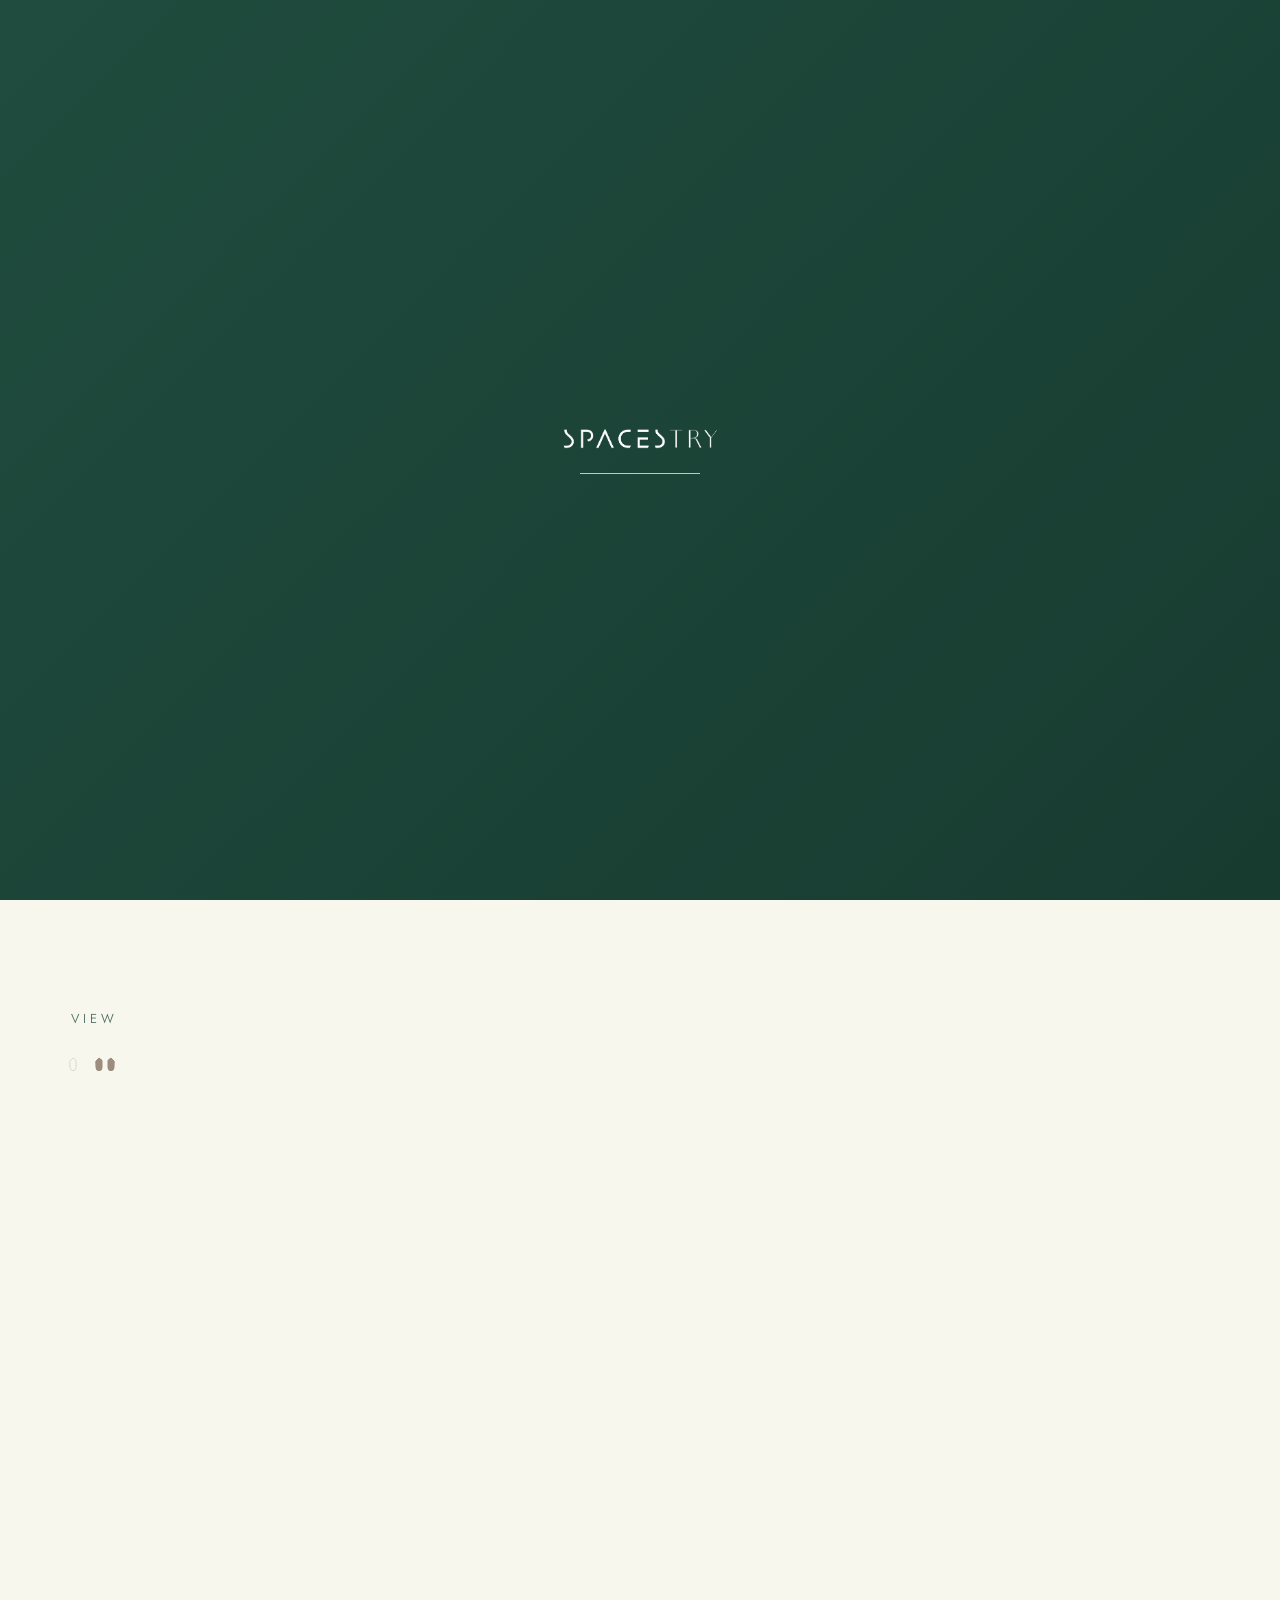
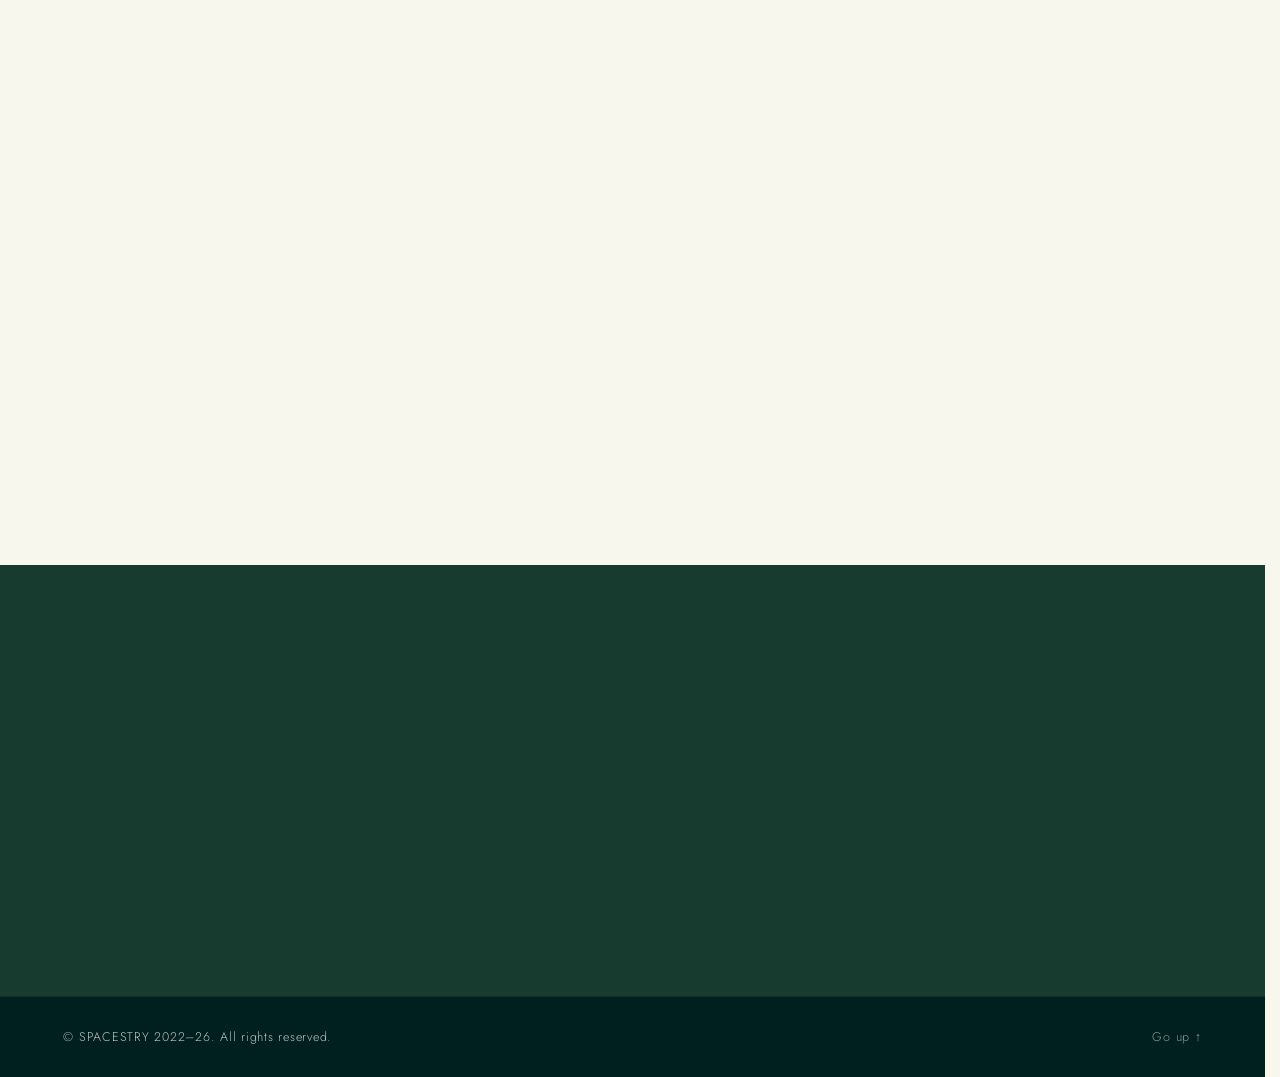
<file: index.html>
<!DOCTYPE html>
<html lang="en">
<head>
  <meta charset="UTF-8" />
  <meta name="viewport" content="width=device-width, initial-scale=1.0" />
  <title>SPACESTRY — Interior Design Studio</title>
  <link rel="stylesheet" href="https://fonts.googleapis.com/css2?family=Cormorant+Garamond:ital,wght@0,300;0,400;0,500;1,300;1,400&family=Jost:wght@200;300;400;500&display=swap">
  <link rel="stylesheet" href="styles.css" />
  <link rel="stylesheet" href="arrowhead.css" />
  <link rel="icon" type="image/png" href="mono-logo.png">
  <meta name="theme-color" content="#1F4C3E">
  <meta name="description" content="SPACESTRY — Interior Design Studio. Crafting spaces in Ahmedabad and Delhi.">
</head>
<body>

    <!-- ─── Shared SVG Gradient Defs ──────────────────────────────
       Hidden zero-size block. Referenced globally by all arrowhead
       variants via url(#arrowMetalGrad) / url(#arrowMetalGradH).
  ─────────────────────────────────────────────────────────────── -->
  <svg xmlns="http://www.w3.org/2000/svg"
       aria-hidden="true" focusable="false"
       style="position:absolute;width:0;height:0;overflow:hidden;">
    <defs>

      <!-- Vertical gradient — hero arrowhead (top-to-bottom sheen) -->
      <linearGradient id="arrowMetalGrad" x1="0" y1="0" x2="0" y2="1">
        <stop offset="0%"   stop-color="#e8dfa0"/><!-- highlight -->
        <stop offset="50%"  stop-color="#C8BC88"/><!-- mid gold  -->
        <stop offset="100%" stop-color="#8a7d52"/><!-- shadow    -->
      </linearGradient>

      <!-- Horizontal gradient — nav arrows (left-to-right sheen,
           reads correctly after ±90° rotation) -->
      <linearGradient id="arrowMetalGradH" x1="0" y1="0" x2="1" y2="0">
        <stop offset="0%"   stop-color="#e8dfa0"/>
        <stop offset="50%"  stop-color="#C8BC88"/>
        <stop offset="100%" stop-color="#8a7d52"/>
      </linearGradient>

    </defs>
  </svg>
  
  <!-- ─── Page Veil ──────────────────────────────────────────── -->
  <div id="page-veil"></div>

  <!-- ─── Loader ─────────────────────────────────────────────── -->
  <div class="loader" id="loader">
    <div class="loader-content">
      <img src="logo-text.png" alt="Spacestry" class="loader-logo">
      <div class="loader-bar"><div class="loader-progress"></div></div>
    </div>
  </div>

  <!-- ─── Nav ────────────────────────────────────────────────── -->
  <nav id="secondary-nav" class="homepage" aria-label="Primary navigation">
    <div class="secondary-nav-inner">
      <a href="index.html" class="secondary-nav-logo" aria-label="Spacestry — Home">
        <img src="logo-text.png" alt="Spacestry">
      </a>
            <button class="nav-dots-btn" aria-label="Open navigation" aria-expanded="false">
  <svg class="nav-icon" viewBox="0 0 48 40" width="22" height="18"
       fill="none" aria-hidden="true" focusable="false">
    <path class="nav-icon__filled"
          d="M 15,14 L 24,5 L 33,12 L 33,34 A 9,9 0 0 1 15,34 Z"
          fill="currentColor"/>
    <path class="nav-icon__alcove"
          d="M 15,14 L 24,5 L 33,12 L 33,34 A 9,9 0 0 1 15,34 Z"
          stroke="currentColor" stroke-width="1.5"
          stroke-linejoin="round" stroke-linecap="round"/>
  </svg>
</button>
      <ul class="secondary-nav-links">
        <li><a href="index.html"          data-page="index">Home</a></li>
        <li><a href="projects.html" data-page="projects">Projects</a></li>
        <li><a href="about.html"          data-page="about">About</a></li>
        <li><a href="contact.html"        data-page="contact">Contact</a></li>
      </ul>
    </div>
  </nav>

  <!-- ─── Hero Header ────────────────────────────────────────── -->
  <header class="header" id="top" role="banner" data parallax>
    <br>
    <img src="logo-text.png" class="header-logo" alt="Spacestry">
    <p class="tagline">Interior Design Studio &bullet; Ahmedabad &bullet; Delhi</p>
          
          <!-- Scroll Indicator: .header-scroll = shaft  ·  .arrowhead-icon = tip -->
      <div class="scroll-indicator" aria-hidden="true">

        <!-- Pre-existing shaft — UNCHANGED inner content -->
        <div class="header-scroll">
          <div class="header-scroll-track">
            <div class="header-scroll-dot"></div>
            <div class="header-scroll-dot header-scroll-dot--b"></div>
          </div>
        </div>

        <!-- Inline arrowhead (replaces <img src="arrowhead-icon.svg">)
             rotate(180deg) + pulse + metallic gold fill via shared defs  -->
        <svg class="arrowhead-icon"
             data-pulse="true"
             xmlns="http://www.w3.org/2000/svg"
             viewBox="0 0 290 320"
             aria-hidden="true" focusable="false"
             style="--icon-fill:url(#arrowMetalGrad);
                    --icon-stroke:#C8BC88;
                    --icon-sw:1.5;">
          <path
            fill-rule="evenodd"
            d="M 0.794,168.728
               c 0,0 -1.723,79.759 72.813,125.882
                 0,0 27.648,20.735 67.193,23.647
                 0,0 29.154,-1.21 46.497,-23.947
               l 101.244,-112.85 -147.168,-180.335
               c -140.81,119.512 -134.877,132.101 -140.579,167.603
               z
               m 138.844,-153.101
               l 136.86,164.666 -71.523,81.16
               c 0,0 -31.545,5.859 -76.908,-18.631
                 -60.172,-32.485 -75.2,-69.291 -75.2,-69.291
                 -23.109,-52.602 5.087,-85.762 5.087,-85.762
               z"
            fill="var(--icon-fill, none)"
            stroke="var(--icon-stroke, #C8BC88)"
            stroke-width="var(--icon-sw, 1.5)"
          />
        </svg>

      </div><!-- /.scroll-indicator -->

  </header>

  <!-- ─── Main Content ───────────────────────────────────────── -->
  <main>

    <!-- Projects Grid -->
    <section id="projects" class="main-wrapper projects-section">

      <div class="projects-header-group">
      <div class="projects-header reveal" style="padding-top: 40px;">
        <h1>PROJECTS</h1>
      </div>
      <div class="section-rule reveal d1"></div>
      </div>

      <div class="projects-layout">
        
<!-- Narrow switcher column — ~1/10 of content width -->
  <aside class="view-switcher" aria-label="View mode">

  <!-- "View" label above icons -->
  <span class="vs-view-label">View</span>

  <!-- Two house icons, side by side -->
  <div class="vs-icons">

    <!-- Single / Cinematic view -->
    <span class="vs-label" data-view="1" aria-pressed="true" aria-label="Single column view">
      <svg width="16" height="18" viewBox="0 0 48 40" fill="none"
       xmlns="http://www.w3.org/2000/svg">
    <path class="house-path"
          d="M 15,14 L 24,5 L 33,12 L 33,34 A 9,9 0 0 1 15,34 Z"
          stroke="#9c8d7e" stroke-width="3"
          stroke-linejoin="round" stroke-linecap="round"/>
      </svg>
    </span>

    <!-- Two-column grid view -->
    <span class="vs-label" data-view="2" aria-pressed="false" aria-label="Grid view">
      <svg width="32" height="18" viewBox="0 0 96 40" fill="none"
       xmlns="http://www.w3.org/2000/svg">
    <!-- Left alcove (original) -->
    <path class="house-path"
          d="M 15,14 L 24,5 L 33,12 L 33,34 A 9,9 0 0 1 15,34 Z"
          stroke="#9c8d7e" stroke-width="3"
          stroke-linejoin="round" stroke-linecap="round"/>
    <!-- Right alcove (mirrored, shifted +48) -->
    <path class="house-path" transform="translate(36,0)"
          d="M 33,14 L 24,5 L 15,12 L 15,34 A 9,9 0 0 0 33,34 Z"
          stroke="#9c8d7e" stroke-width="3"
          stroke-linejoin="round" stroke-linecap="round"/>
      </svg>
    </span>

  </div>
</aside>

  <!-- Grid — takes the remaining ~9/10 -->
        <div class="projects-grid" id="projects-grid">
        <!-- 01 · Sukoonat — col span 7 -->
        <a href="sukoonat.html" class="proj-card reveal d1" aria-label="View project: Sukoonat">
          <img src="images/SUKOONAT - 01 - H.jpg" alt="Sukoonat — interior view">
          <img src="logo-text.png" alt="" class="proj-watermark" aria-hidden="true">
          <div class="proj-overlay">
            <span class="proj-num">01</span>
            <span class="proj-name">Sukoonat</span>
            <span class="proj-city">Ahmedabad</span>
          </div>
          <div class="proj-arrow" aria-hidden="true">↗</div>
        </a>

        <!-- 02 · Gulrang — col span 5 -->
        <a href="gulrang.html" class="proj-card reveal d2" aria-label="View project: Gulrang">
          <img src="images/GULRANG - 04 - H.jpg" alt="Gulrang — interior view">
          <img src="logo-text.png" alt="" class="proj-watermark" aria-hidden="true">
          <div class="proj-overlay">
            <span class="proj-num">02</span>
            <span class="proj-name">Gulrang</span>
            <span class="proj-city">Ahmedabad</span>
          </div>
          <div class="proj-arrow" aria-hidden="true">↗</div>
        </a>

        <!-- 03 · Spaces — col span 4 -->
        <a href="spaces.html" class="proj-card reveal d3" aria-label="View project: Spaces">
          <img src="images/SPACES - 04 - H.jpg" alt="Spaces — interior view">
          <img src="logo-text.png" alt="" class="proj-watermark" aria-hidden="true">
          <div class="proj-overlay">
            <span class="proj-num">03</span>
            <span class="proj-name">Spaces</span>
            <span class="proj-city">Ahmedabad</span>
          </div>
          <div class="proj-arrow" aria-hidden="true">↗</div>
        </a>

        <!-- 04 · Nirvee — col span 8 -->
        <a href="nirvee.html" class="proj-card reveal d4" aria-label="View project: Nirvee">
          <img src="images/NIRVEE - 01 - H.jpg" alt="Nirvee — interior view">
          <img src="logo-text.png" alt="" class="proj-watermark" aria-hidden="true">
          <div class="proj-overlay">
            <span class="proj-num">04</span>
            <span class="proj-name">Nirvee</span>
            <span class="proj-city">Ahmedabad</span>
          </div>
          <div class="proj-arrow" aria-hidden="true">↗</div>
        </a>

        <!-- 05 · Taamul — col span 6 -->
        <a href="taamul.html" class="proj-card reveal d5" aria-label="View project: Taamul">
          <img src="images/TAAMUL - 01 - H.jpg" alt="Taamul — interior view">
          <img src="logo-text.png" alt="" class="proj-watermark" aria-hidden="true">
          <div class="proj-overlay">
            <span class="proj-num">05</span>
            <span class="proj-name">Taamul</span>
            <span class="proj-city">Ahmedabad</span>
          </div>
          <div class="proj-arrow" aria-hidden="true">↗</div>
        </a>

        <!-- 06 · Ayush Cotsyn — col span 6 -->
        <a href="ayush.html" class="proj-card reveal d6" aria-label="View project: Ayush Cotsyn">
          <img src="images/AYUSH - 02 - H.jpg" alt="Ayush Cotsyn — interior view">
          <img src="logo-text.png" alt="" class="proj-watermark" aria-hidden="true">
          <div class="proj-overlay">
            <span class="proj-num">06</span>
            <span class="proj-name">Ayush Cotsyn</span>
            <span class="proj-city">Ahmedabad</span>
          </div>
          <div class="proj-arrow" aria-hidden="true">↗</div>
        </a>

      </div><!-- /.projects-grid -->
      </div><!---Projects-layout--->
    </section>

    <!-- About Strip -->
    <section class="about-strip" aria-label="About Spacestry">
      <div class="about-strip-left reveal-left">
        <h2>Spaces that speak in <em>whispers</em> — and design as lived experience.</h2>
      </div>
      <div class="about-strip-right reveal-right">
        <p>SPACESTRY is a studio founded on the belief that extraordinary spaces arise from understanding — of people, of purpose, and of place.</p>
        <p>From intimate residences in Ahmedabad to commercial environments in Delhi, every project begins with listening.</p>
        <div class="strip-founder">
          <div class="founder-dot" aria-hidden="true">S</div>
          <div class="founder-info">
            <small>Founded by</small>
            <span>Ayesha Agarwal &nbsp;&mdash;&nbsp; Principal Designer | SPACESTRY Studio</span>
          </div>
        </div>
      </div>
    </section>

  </main>

  <!-- ─── Footer ─────────────────────────────────────────────── -->
  <footer class="site-footer" role="contentinfo">
    <div class="site-footer__inner">
      <small class="site-footer__copyright">© SPACESTRY 2022–26. All rights reserved.</small>
      <a class="site-footer__top" href="#top" aria-label="Scroll to top">Go up ↑</a>
    </div>
  </footer>

  <script src="script.js"></script>

</body>
</html>
</file>
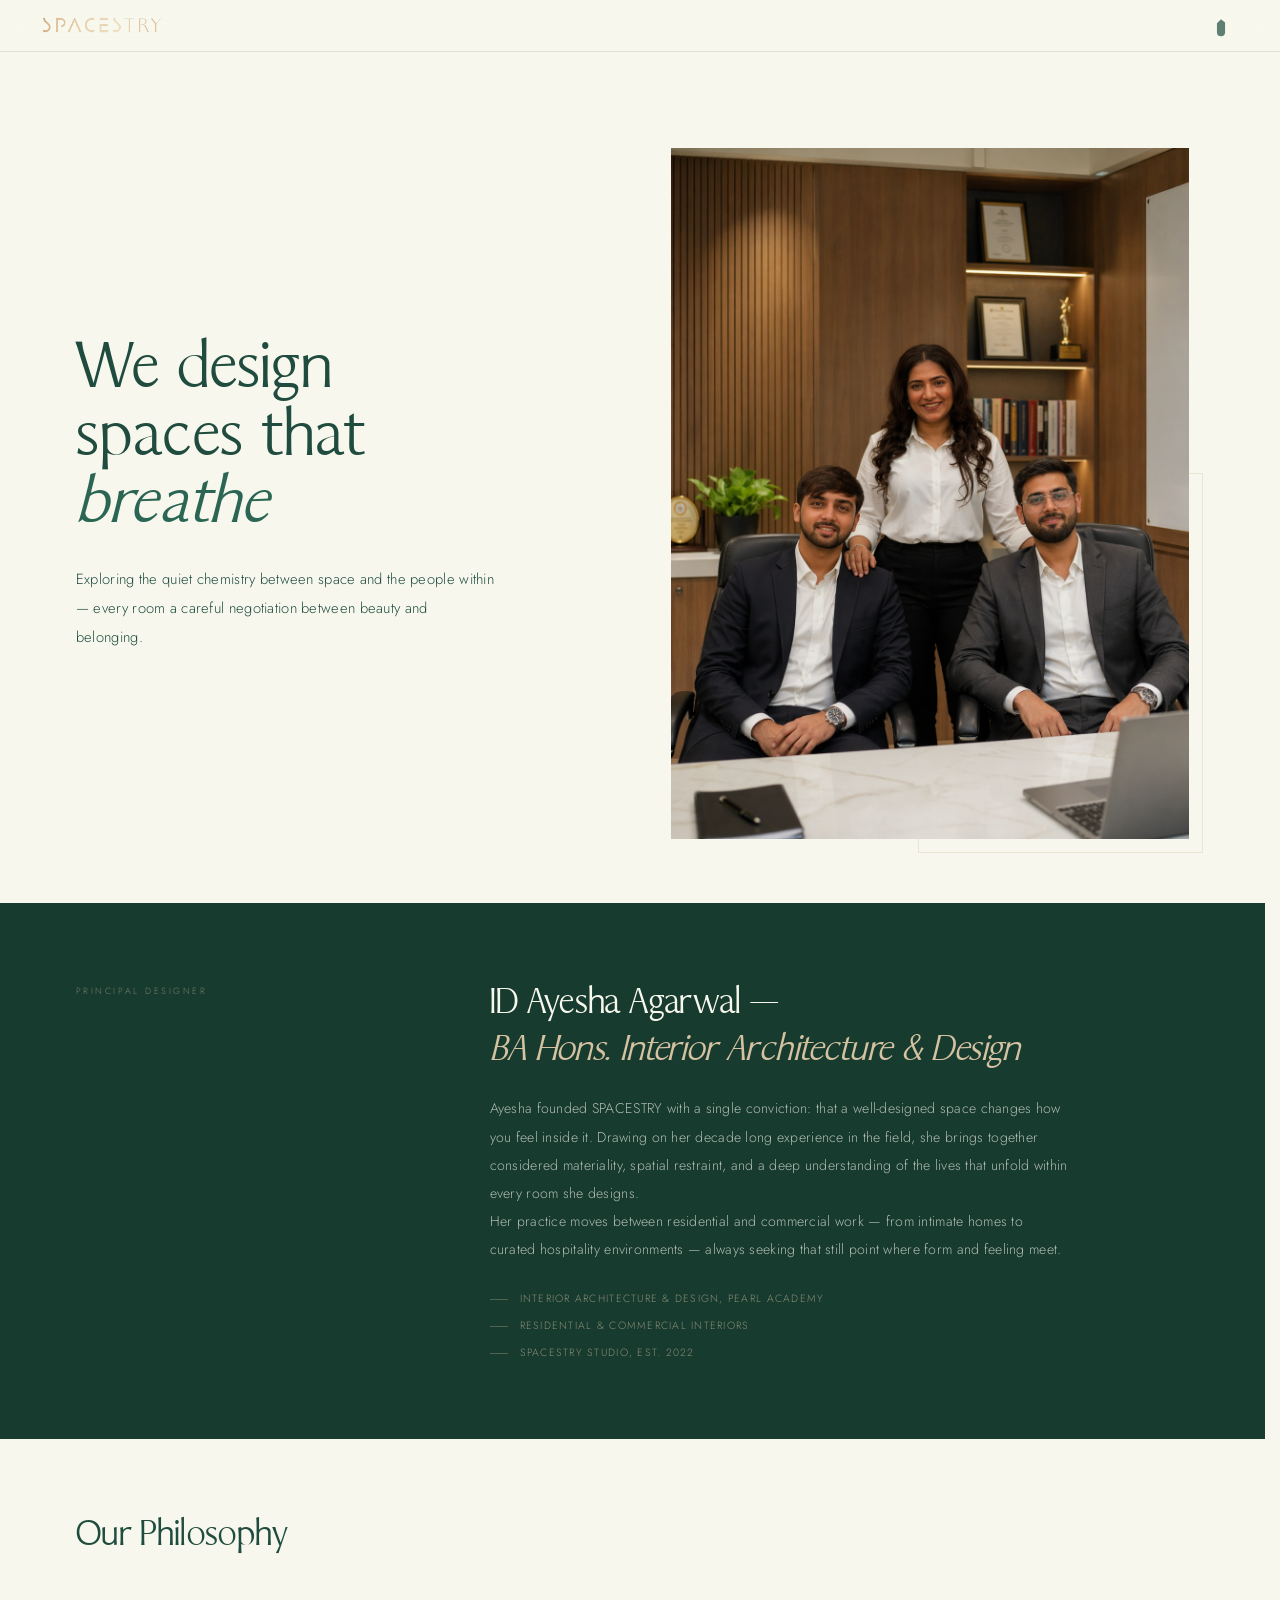
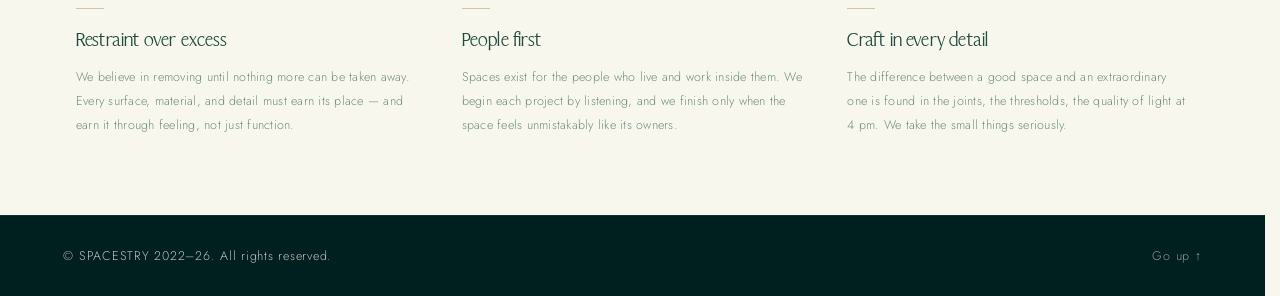
<file: about.html>
<!DOCTYPE html>
<html lang="en">
<head>
  <meta charset="UTF-8" />
  <meta name="viewport" content="width=device-width, initial-scale=1.0" />
  <title>SPACESTRY — About</title>
  <link rel="stylesheet" href="https://fonts.googleapis.com/css2?family=Cormorant+Garamond:ital,wght@0,300;0,400;0,500;1,300;1,400&family=Jost:wght@200;300;400;500&display=swap">
  <link rel="stylesheet" href="styles.css" />
  <link rel="icon" type="image/png" href="logo-rounded.png">
  <link rel="apple-touch-icon" href="logo-rounded.png">
  <meta name="theme-color" content="#1F4C3E">
</head>
<body>

  <!-- Cursor -->
  <div id="cursor">
    <div id="cursor-dot"></div>
    <div id="cursor-ring"></div>
  </div>

  <!-- Page Veil -->
  <div id="page-veil"></div>

  <!-- Nav — always visible on about page -->
  <nav id="secondary-nav" class="nav-visible" aria-label="Primary navigation">
    <div class="secondary-nav-inner">
      <a href="index.html" class="secondary-nav-logo" aria-label="Spacestry Home">
        <img src="logo-text.png" alt="Spacestry" />
      </a>
            <button class="nav-dots-btn" aria-label="Open navigation" aria-expanded="false">
  <svg class="nav-icon" viewBox="0 0 48 40" width="22" height="18"
       fill="none" aria-hidden="true" focusable="false">
    <path class="nav-icon__filled"
          d="M 15,14 L 24,5 L 33,12 L 33,34 A 9,9 0 0 1 15,34 Z"
          fill="currentColor"/>
    <path class="nav-icon__alcove"
          d="M 15,14 L 24,5 L 33,12 L 33,34 A 9,9 0 0 1 15,34 Z"
          stroke="currentColor" stroke-width="1.5"
          stroke-linejoin="round" stroke-linecap="round"/>
  </svg>
</button>
      <ul class="secondary-nav-links">
        <li><a href="index.html"          data-page="index">Home</a></li>
        <li><a href="projects.html" data-page="projects">Projects</a></li>
        <li><a href="about.html"          data-page="about" class="active">About</a></li>
        <li><a href="contact.html"        data-page="contact">Contact</a></li>
      </ul>
    </div>
  </nav>

  <!-- About Page -->
  <div class="about-page-wrap">

    <!-- Hero ─ text left, image right -->
    <section class="about-hero">
      <div class="about-hero-text">
        <h1 class="reveal">We design<br>spaces that<br><em>breathe</em></h1>
        <p class="about-hero-tagline reveal d2">
          Exploring the quiet chemistry between space and the people within —
          every room a careful negotiation between beauty and belonging.
        </p>
      </div>
      <div class="about-hero-visual reveal-right">
        <img src="team.png" alt="The Spacestry team" class="about-hero-img" />
      </div>
    </section>

    <!-- Founder ─ dark green band -->
    <section class="about-founder">
      <div class="about-founder-label reveal">Principal Designer</div>
      <div class="about-founder-content reveal d2">
        <h2>ID Ayesha Agarwal —<br><em>BA Hons. Interior Architecture &amp; Design</em></h2>
        <p>
          Ayesha founded SPACESTRY with a single conviction: that a well-designed space
          changes how you feel inside it. Drawing on her decade long experience in the field,
          she brings together considered materiality, spatial restraint, and a deep
          understanding of the lives that unfold within every room she designs.
        </p>
        <p>
          Her practice moves between residential and commercial work — from intimate
          homes to curated hospitality environments — always seeking
          that still point where form and feeling meet.
        </p>
        <div class="credentials">
          <div class="credential">Interior Architecture &amp; Design, Pearl Academy</div>
          <div class="credential">Residential &amp; Commercial Interiors</div>
          <div class="credential">SPACESTRY Studio, Est. 2022</div>
        </div>
      </div>
    </section>

    <!-- Philosophy ─ 3-col grid -->
    <section class="about-philosophy">
      <h2 class="reveal">Our Philosophy</h2>
      <div class="philosophy-grid">
        <div class="philosophy-item reveal d1">
          <h3>Restraint over excess</h3>
          <p>
            We believe in removing until nothing more can be taken away.
            Every surface, material, and detail must earn its place —
            and earn it through feeling, not just function.
          </p>
        </div>
        <div class="philosophy-item reveal d2">
          <h3>People first</h3>
          <p>
            Spaces exist for the people who live and work inside them.
            We begin each project by listening, and we finish only when
            the space feels unmistakably like its owners.
          </p>
        </div>
        <div class="philosophy-item reveal d3">
          <h3>Craft in every detail</h3>
          <p>
            The difference between a good space and an extraordinary one
            is found in the joints, the thresholds, the quality of light
            at 4 pm. We take the small things seriously.
          </p>
        </div>
      </div>
    </section>

  </div><!-- /about-page-wrap -->

  <!-- Footer -->
  <footer class="site-footer" role="contentinfo">
    <div class="site-footer__inner">
      <small class="site-footer__copyright">© SPACESTRY 2022–26. All rights reserved.</small>
      <a class="site-footer__top" href="#top" aria-label="Scroll to top">Go up ↑</a>
    </div>
   </footer>

  <script src="script.js"></script>
  <script src="script-other.js"></script>

</body>
</html>
</file>
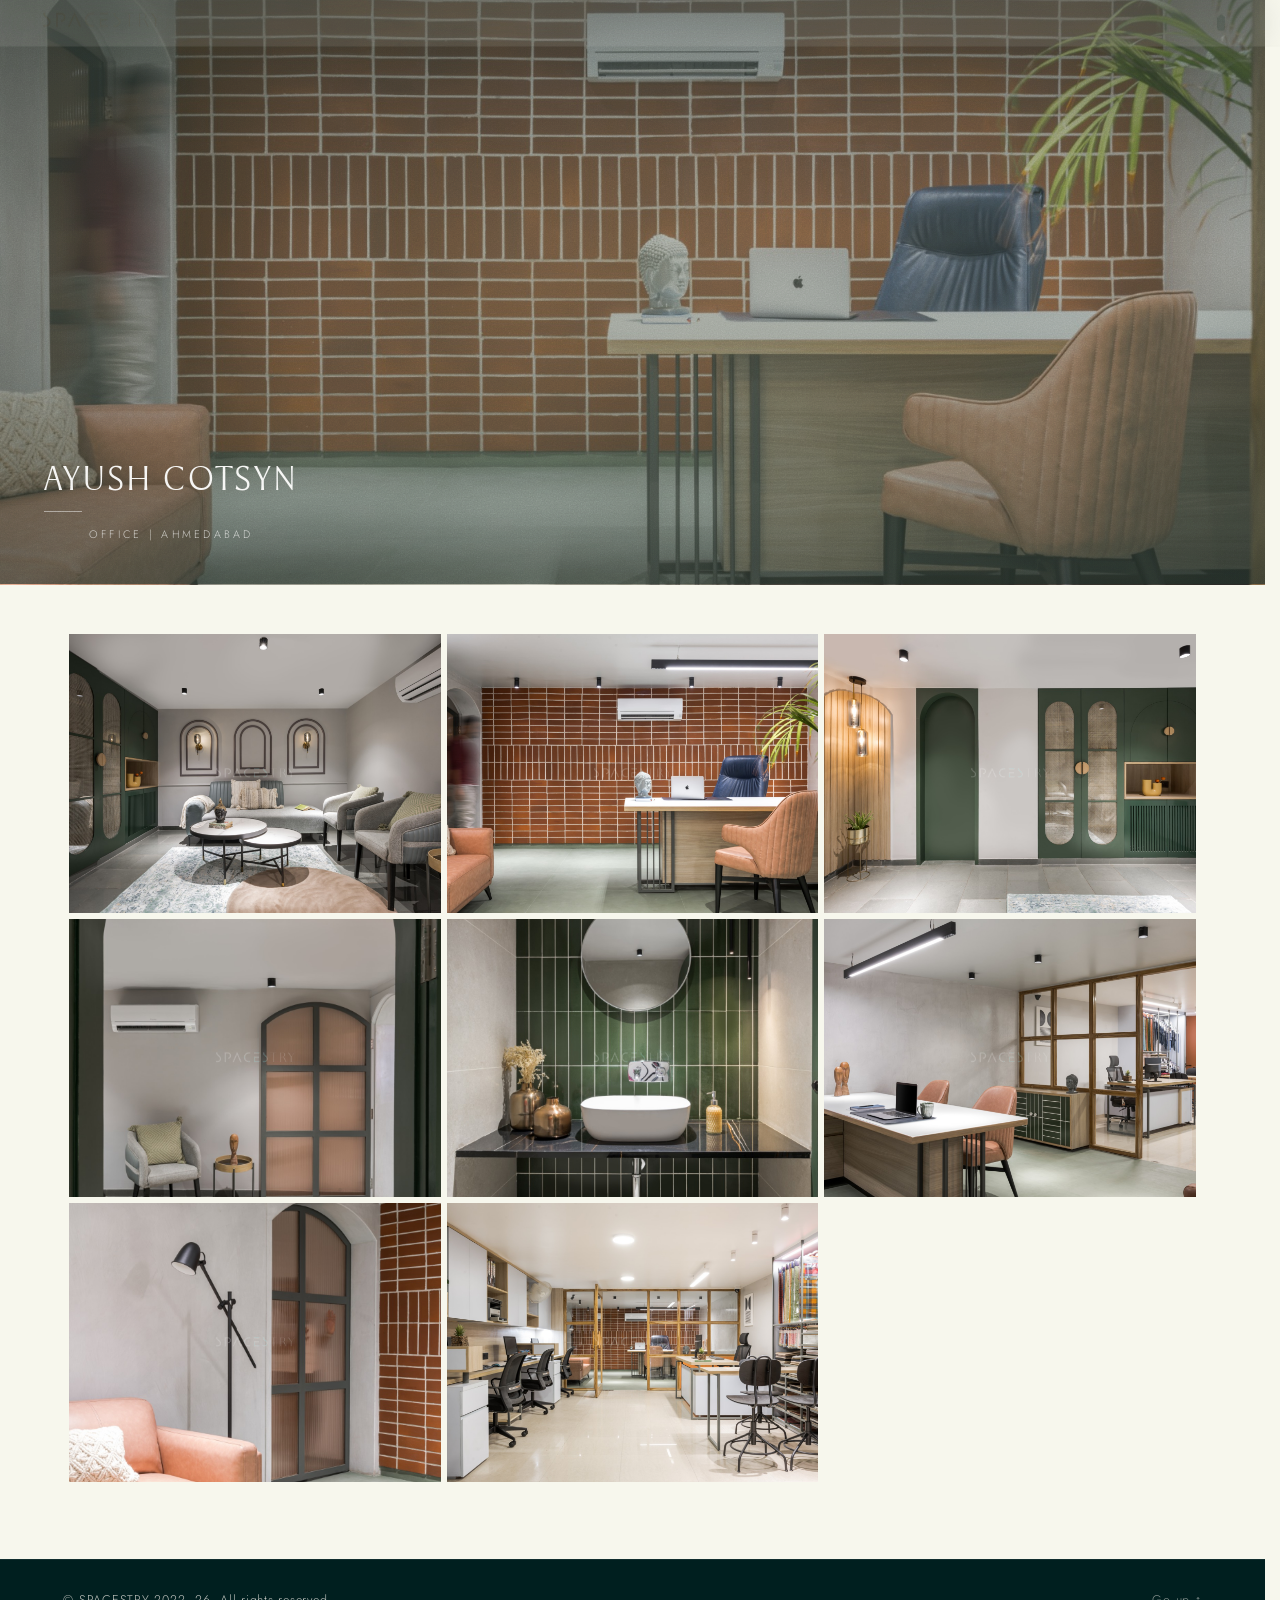
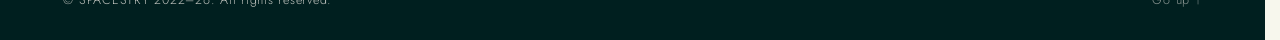
<file: ayush.html>
<!DOCTYPE html>
<html lang="en">
<head>
  <meta charset="UTF-8" />
  <meta name="viewport" content="width=device-width, initial-scale=1.0" />
  <title>SPACESTRY — AYUSH</title>
  <meta name="theme-color" content="#1F4C3E" />
  <link rel="icon" type="image/png" href="logo-rounded.png" />
  <link rel="apple-touch-icon" href="logo-rounded.png" />
  <link rel="stylesheet" href="https://fonts.googleapis.com/css2?family=Cormorant+Garamond:ital,wght@0,300;0,400;0,500;1,300;1,400&family=Jost:wght@200;300;400;500&display=swap" />
  <link rel="stylesheet" href="styles.css" />
  <link rel="stylesheet" href="gallery.css" />
</head>
<body>

  <!-- Cursor -->
  <div id="cursor">
    <div id="cursor-dot"></div>
    <div id="cursor-ring"></div>
  </div>

  <!-- Page Veil -->
  <div id="page-veil"></div>

  <!-- Nav (no extra class — scroll-triggered on project pages) -->
  <nav id="secondary-nav" aria-label="Secondary navigation">
    <div class="secondary-nav-inner">
      <a href="index.html" class="secondary-nav-logo" aria-label="Spacestry Home">
        <img src="logo-text.png" alt="Spacestry" />
      </a>
            <button class="nav-dots-btn" aria-label="Open navigation" aria-expanded="false">
  <svg class="nav-icon" viewBox="0 0 48 40" width="22" height="18"
       fill="none" aria-hidden="true" focusable="false">
    <path class="nav-icon__filled"
          d="M 15,14 L 24,5 L 33,12 L 33,34 A 9,9 0 0 1 15,34 Z"
          fill="currentColor"/>
    <path class="nav-icon__alcove"
          d="M 15,14 L 24,5 L 33,12 L 33,34 A 9,9 0 0 1 15,34 Z"
          stroke="currentColor" stroke-width="1.5"
          stroke-linejoin="round" stroke-linecap="round"/>
  </svg>
</button>
      <ul class="secondary-nav-links">
        <li><a href="index.html"          data-page="index">Home</a></li>
        <li><a href="projects.html" data-page="projects">Projects</a></li>
        <li><a href="about.html"          data-page="about">About</a></li>
        <li><a href="contact.html"        data-page="contact">Contact</a></li>
      </ul>
    </div>
  </nav>

  <!-- Project Header -->
  <header class="header project-header" style="background-image:url('images/AYUSH - 02 - H.jpg'); background-position: center 70%;">
    <div class="hero-caption">
  <p class="hero-title">AYUSH COTSYN</p>
  <span class="hero-divider"></span>
  <p class="hero-location">OFFICE | AHMEDABAD</p>
</div>
  </header>

  <!-- Gallery -->
  <main class="main-wrapper">
    <div class="gallery-grid">

      <div class="gallery-item" data-orient="landscape">
        <img src="images/AYUSH - 01.jpg" alt="Ayush 01" loading="lazy" />
        <div class="gallery-watermark"><img src="logo-text.png" alt="" aria-hidden="true" /></div>
      </div>

      <div class="gallery-item" data-orient="landscape">
        <img src="images/AYUSH - 02 - H.jpg" alt="Ayush 02" loading="lazy" />
        <div class="gallery-watermark"><img src="logo-text.png" alt="" aria-hidden="true" /></div>
      </div>

      <div class="gallery-item" data-orient="landscape">
        <img src="images/AYUSH - 03.jpg" alt="Ayush 03" loading="lazy" />
        <div class="gallery-watermark"><img src="logo-text.png" alt="" aria-hidden="true" /></div>
      </div>

      <div class="gallery-item" data-orient="portrait">
        <img src="images/AYUSH - 04.jpg" alt="Ayush 04" loading="lazy" />
        <div class="gallery-watermark"><img src="logo-text.png" alt="" aria-hidden="true" /></div>
      </div>

      <div class="gallery-item" data-orient="portrait">
        <img src="images/AYUSH - 05.jpg" alt="Ayush 05" loading="lazy" />
        <div class="gallery-watermark"><img src="logo-text.png" alt="" aria-hidden="true" /></div>
      </div>

      <div class="gallery-item" data-orient="landscape">
        <img src="images/AYUSH - 06.jpg" alt="Ayush 06" loading="lazy" />
        <div class="gallery-watermark"><img src="logo-text.png" alt="" aria-hidden="true" /></div>
      </div>

      <div class="gallery-item" data-orient="portrait">
        <img src="images/AYUSH - 07.jpg" alt="Ayush 07" loading="lazy" />
        <div class="gallery-watermark"><img src="logo-text.png" alt="" aria-hidden="true" /></div>
      </div>

      <div class="gallery-item" data-orient="landscape">
        <img src="images/AYUSH - 08.jpg" alt="Ayush 08" loading="lazy" />
        <div class="gallery-watermark"><img src="logo-text.png" alt="" aria-hidden="true" /></div>
      </div>

      </div>
  </main>

  <!-- Footer -->
  <footer class="site-footer" role="contentinfo">
    <div class="site-footer__inner">
      <small class="site-footer__copyright">© SPACESTRY 2022–26. All rights reserved.</small>
      <a class="site-footer__top" href="#top" aria-label="Scroll to top">Go up ↑</a>
    </div>
  </footer>

  <script src="script.js"></script>
  <script src="gallery.js"></script>
  <script src="project-script.js"></script>

</body>
</html>
</file>
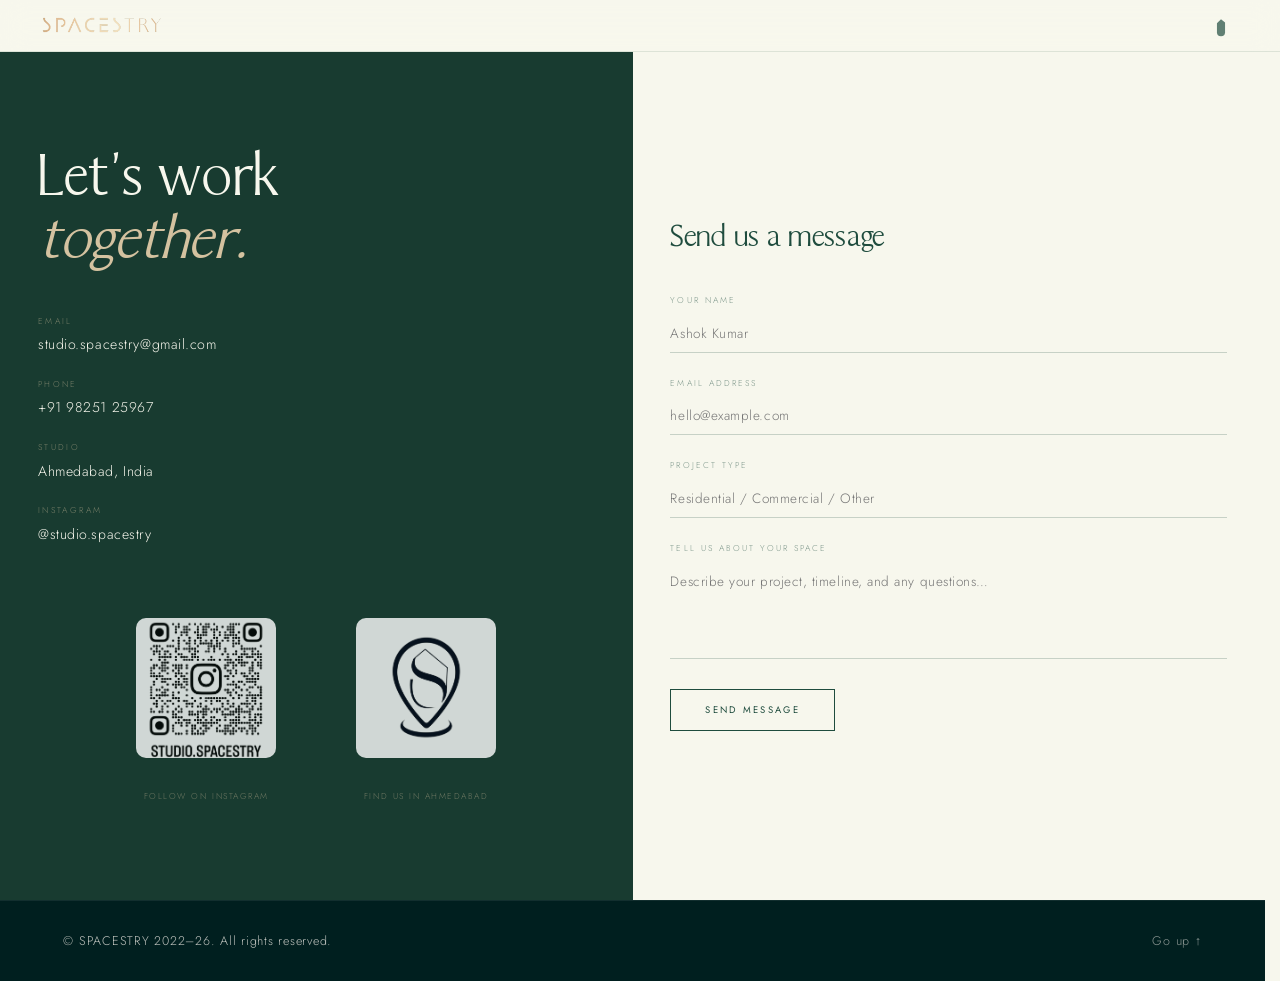
<file: contact.html>
<!DOCTYPE html>
<html lang="en">
<head>
  <meta charset="UTF-8" />
  <meta name="viewport" content="width=device-width, initial-scale=1.0" />
  <title>SPACESTRY — Contact</title>
  <link rel="stylesheet" href="https://fonts.googleapis.com/css2?family=Cormorant+Garamond:ital,wght@0,300;0,400;0,500;1,300;1,400&family=Jost:wght@200;300;400;500&display=swap">
  <link rel="stylesheet" href="styles.css" />
  <link rel="icon" type="image/png" href="logo-rounded.png">
  <link rel="apple-touch-icon" href="logo-rounded.png">
  <meta name="theme-color" content="#1F4C3E">
</head>
<body>

  <!-- Cursor -->
  <div id="cursor">
    <div id="cursor-dot"></div>
    <div id="cursor-ring"></div>
  </div>

  <!-- Page Veil -->
  <div id="page-veil"></div>

  <!-- Nav — always visible on contact page -->
  <nav id="secondary-nav" class="nav-visible" aria-label="Primary navigation">
    <div class="secondary-nav-inner">
      <a href="index.html" class="secondary-nav-logo" aria-label="Spacestry Home">
        <img src="logo-text.png" alt="Spacestry" />
      </a>
            <button class="nav-dots-btn" aria-label="Open navigation" aria-expanded="false">
  <svg class="nav-icon" viewBox="0 0 48 40" width="22" height="18"
       fill="none" aria-hidden="true" focusable="false">
    <path class="nav-icon__filled"
          d="M 15,14 L 24,5 L 33,12 L 33,34 A 9,9 0 0 1 15,34 Z"
          fill="currentColor"/>
    <path class="nav-icon__alcove"
          d="M 15,14 L 24,5 L 33,12 L 33,34 A 9,9 0 0 1 15,34 Z"
          stroke="currentColor" stroke-width="1.5"
          stroke-linejoin="round" stroke-linecap="round"/>
  </svg>
</button>
      <ul class="secondary-nav-links">
        <li><a href="index.html"          data-page="index">Home</a></li>
        <li><a href="projects.html" data-page="projects">Projects</a></li>
        <li><a href="about.html"          data-page="about">About</a></li>
        <li><a href="contact.html"        data-page="contact" class="active">Contact</a></li>
      </ul>
    </div>
  </nav>

  <!-- Contact split-screen -->
  <div class="contact-page-wrap">

    <!-- Left panel — dark, info -->
    <div class="contact-left">
      <h1 class="reveal">Let's work<br><em>together.</em></h1>

      <div class="contact-details reveal d2">
        <div class="contact-detail-item">
          <span class="contact-detail-label">Email</span>
          <span class="contact-detail-value">
            <a href="mailto:studio.spacestry@gmail.com">studio.spacestry@gmail.com</a>
          </span>
        </div>
        <div class="contact-detail-item">
          <span class="contact-detail-label">Phone</span>
          <span class="contact-detail-value">
            <a href="tel:+919825125967">+91 98251 25967</a>
          </span>
        </div>
        <div class="contact-detail-item">
          <span class="contact-detail-label">Studio</span>
          <span class="contact-detail-value">Ahmedabad, India</span>
        </div>
        <div class="contact-detail-item">
          <span class="contact-detail-label">Instagram</span>
          <span class="contact-detail-value">
            <a href="https://www.instagram.com/studio.spacestry/" target="_blank" rel="noopener noreferrer">@studio.spacestry</a>
          </span>
        </div>
      </div>

           <div class="contact-qr-wrap reveal d3">
        <div class="contact-qr-map-row">

          <div class="contact-qr-item">
            <a href="https://www.instagram.com/studio.spacestry/" target="_blank" rel="noopener noreferrer" aria-label="Scan to follow SPACESTRY on Instagram">
              <img src="spacestry-qr.png" alt="Instagram QR code" />
            </a>
            <small>Follow on Instagram</small>
          </div>

          <div class="contact-qr-item">
            <a href="https://maps.app.goo.gl/tud74CDEqs7JHyKg7">
            <img src="spacestry-maps.png" alt="Spacestry on Google Maps">
            </a>
            <small>Find us in Ahmedabad</small>
          </div>

        </div>
           </div>
      </div>

    <!-- Right panel — form -->
    <div class="contact-right">
      <h2 class="reveal">Send us a message</h2>

      <div class="contact-form reveal d2" id="contact-form">
        <div class="form-group">
          <label for="name">Your name</label>
          <input type="text" id="name" name="name" placeholder="Ashok Kumar" autocomplete="name" />
        </div>
        <div class="form-group">
          <label for="email">Email address</label>
          <input type="email" id="email" name="email" placeholder="hello@example.com" autocomplete="email" />
        </div>
        <div class="form-group">
          <label for="project">Project type</label>
          <input type="text" id="project" name="project" placeholder="Residential / Commercial / Other" />
        </div>
        <div class="form-group">
          <label for="message">Tell us about your space</label>
          <textarea id="message" name="message" placeholder="Describe your project, timeline, and any questions…"></textarea>
        </div>
        <button class="btn-submit" id="btn-submit" type="button">
          <span>Send message</span>
        </button>
      </div>

      <div id="form-success">
        Thank you — we'll be in touch shortly.
      </div>
    </div>

  </div><!-- /contact-page-wrap -->

  <!-- Footer -->
  <footer class="site-footer" role="contentinfo">
    <div class="site-footer__inner">
      <small class="site-footer__copyright">© SPACESTRY 2022–26. All rights reserved.</small>
      <a class="site-footer__top" href="#top" aria-label="Scroll to top">Go up ↑</a>
    </div>
 </footer>

  <script src="script.js"></script>
  <script src="script-other.js"></script>

  <script>
    // Simple form submit handler — swap form for success message
    document.getElementById('btn-submit').addEventListener('click', function () {
      const name    = document.getElementById('name').value.trim();
      const email   = document.getElementById('email').value.trim();
      const message = document.getElementById('message').value.trim();
      if (!name || !email || !message) return; // basic guard
      document.getElementById('contact-form').style.display = 'none';
      document.getElementById('form-success').style.display = 'block';
    });
  </script>

</body>
</html>
</file>
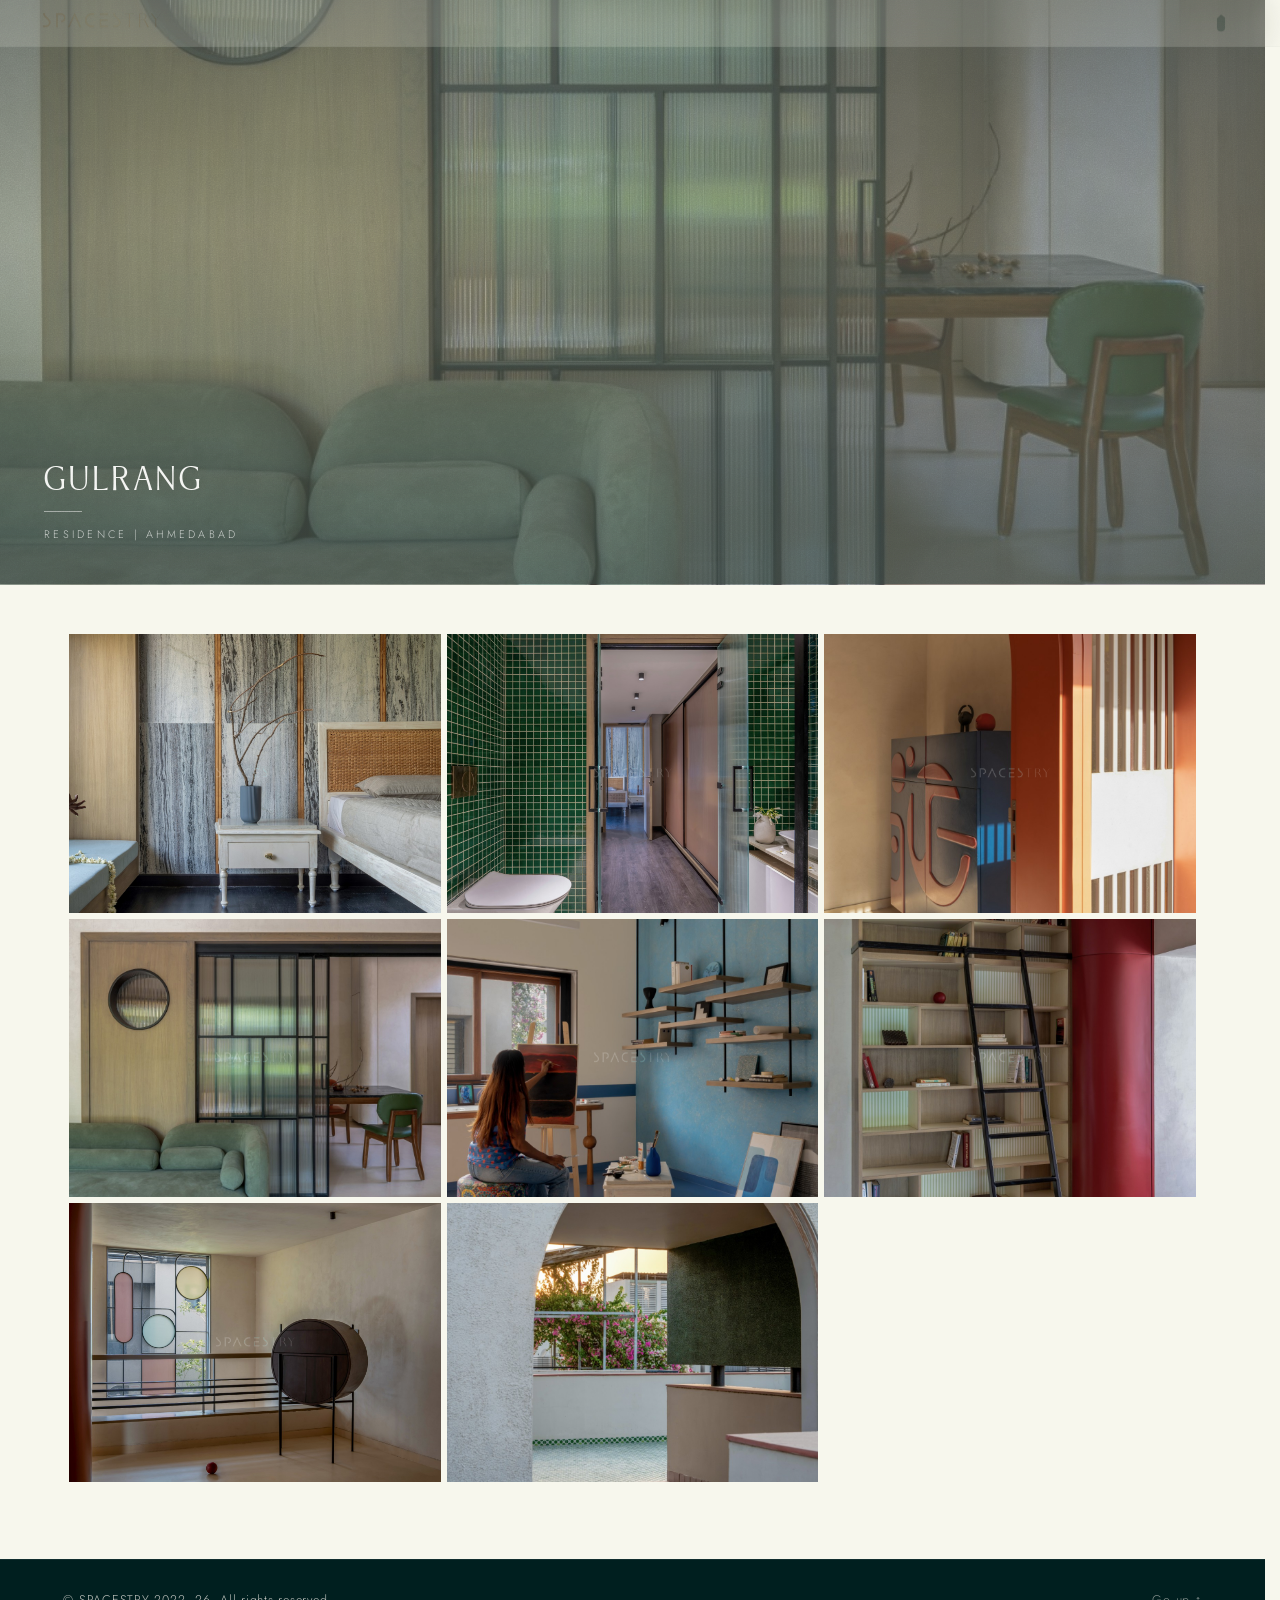
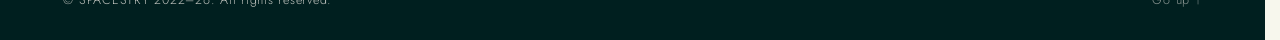
<file: gulrang.html>
<!DOCTYPE html>
<html lang="en">
<head>
  <meta charset="UTF-8" />
  <meta name="viewport" content="width=device-width, initial-scale=1.0" />
  <title>SPACESTRY — GULRANG</title>
  <meta name="theme-color" content="#1F4C3E" />
  <link rel="icon" type="image/png" href="logo-rounded.png" />
  <link rel="apple-touch-icon" href="logo-rounded.png" />
  <link rel="stylesheet" href="https://fonts.googleapis.com/css2?family=Cormorant+Garamond:ital,wght@0,300;0,400;0,500;1,300;1,400&family=Jost:wght@200;300;400;500&display=swap" />
  <link rel="stylesheet" href="styles.css" />
  <link rel="stylesheet" href="gallery.css" />
</head>
<body>

  <!-- Cursor -->
  <div id="cursor">
    <div id="cursor-dot"></div>
    <div id="cursor-ring"></div>
  </div>

  <!-- Page Veil -->
  <div id="page-veil"></div>

  <!-- Nav (no extra class — scroll-triggered on project pages) -->
  <nav id="secondary-nav" aria-label="Secondary navigation">
    <div class="secondary-nav-inner">
      <a href="index.html" class="secondary-nav-logo" aria-label="Spacestry Home">
        <img src="logo-text.png" alt="Spacestry" />
      </a>
           <button class="nav-dots-btn" aria-label="Open navigation" aria-expanded="false">
  <svg class="nav-icon" viewBox="0 0 48 40" width="22" height="18"
       fill="none" aria-hidden="true" focusable="false">
    <path class="nav-icon__filled"
          d="M 15,14 L 24,5 L 33,12 L 33,34 A 9,9 0 0 1 15,34 Z"
          fill="currentColor"/>
    <path class="nav-icon__alcove"
          d="M 15,14 L 24,5 L 33,12 L 33,34 A 9,9 0 0 1 15,34 Z"
          stroke="currentColor" stroke-width="1.5"
          stroke-linejoin="round" stroke-linecap="round"/>
  </svg>
</button>
      <ul class="secondary-nav-links">
        <li><a href="index.html"          data-page="index">Home</a></li>
        <li><a href="projects.html" data-page="projects">Projects</a></li>
        <li><a href="about.html"          data-page="about">About</a></li>
        <li><a href="contact.html"        data-page="contact">Contact</a></li>
      </ul>
    </div>
  </nav>

  <!-- Project Header -->
  <header class="header project-header" style="background-image:url('images/GULRANG - 04 - H.jpg'); background-position: center 60%;">
    <div class="hero-caption">
  <p class="hero-title">GULRANG</p>
  <span class="hero-divider"></span>
  <p class="hero-location">RESIDENCE | AHMEDABAD</p>
</div>
  </header>

  <!-- Gallery -->
  <main class="main-wrapper">
    <div class="gallery-grid">

      <div class="gallery-item" data-orient="landscape">
        <img src="images/GULRANG - 01.jpg" alt="Gulrang 01" loading="lazy" />
        <div class="gallery-watermark"><img src="logo-text.png" alt="" aria-hidden="true" /></div>
      </div>

      <div class="gallery-item" data-orient="landscape">
        <img src="images/GULRANG - 02.jpg" alt="Gulrang 02" loading="lazy" />
        <div class="gallery-watermark"><img src="logo-text.png" alt="" aria-hidden="true" /></div>
      </div>

      <div class="gallery-item" data-orient="portrait">
        <img src="images/GULRANG - 03.jpg" alt="Gulrang 03" loading="lazy" />
        <div class="gallery-watermark"><img src="logo-text.png" alt="" aria-hidden="true" /></div>
      </div>

      <div class="gallery-item" data-orient="portrait">
        <img src="images/GULRANG - 04 - H.jpg" alt="Gulrang 04" loading="lazy" />
        <div class="gallery-watermark"><img src="logo-text.png" alt="" aria-hidden="true" /></div>
      </div>

      <div class="gallery-item" data-orient="portrait">
        <img src="images/GULRANG - 05.jpg" alt="Gulrang 05" loading="lazy" />
        <div class="gallery-watermark"><img src="logo-text.png" alt="" aria-hidden="true" /></div>
      </div>

      <div class="gallery-item" data-orient="portrait">
        <img src="images/GULRANG - 06.jpg" alt="Gulrang 06" loading="lazy" />
        <div class="gallery-watermark"><img src="logo-text.png" alt="" aria-hidden="true" /></div>
      </div>

      <div class="gallery-item" data-orient="landscape">
        <img src="images/GULRANG - 07.jpg" alt="Gulrang 07" loading="lazy" />
        <div class="gallery-watermark"><img src="logo-text.png" alt="" aria-hidden="true" /></div>
      </div>

      <div class="gallery-item" data-orient="portrait">
        <img src="images/GULRANG - 08.jpg" alt="Gulrang 08" loading="lazy" />
        <div class="gallery-watermark"><img src="logo-text.png" alt="" aria-hidden="true" /></div>
      </div>


    </div>
  </main>

  <!-- Footer -->
  <footer class="site-footer" role="contentinfo">
    <div class="site-footer__inner">
      <small class="site-footer__copyright">© SPACESTRY 2022–26. All rights reserved.</small>
      <a class="site-footer__top" href="#top" aria-label="Scroll to top">Go up ↑</a>
    </div>
  </footer>

  <script src="script.js"></script>
  <script src="gallery.js"></script>
  <script src="project-script.js"></script>

</body>
</html>
</file>
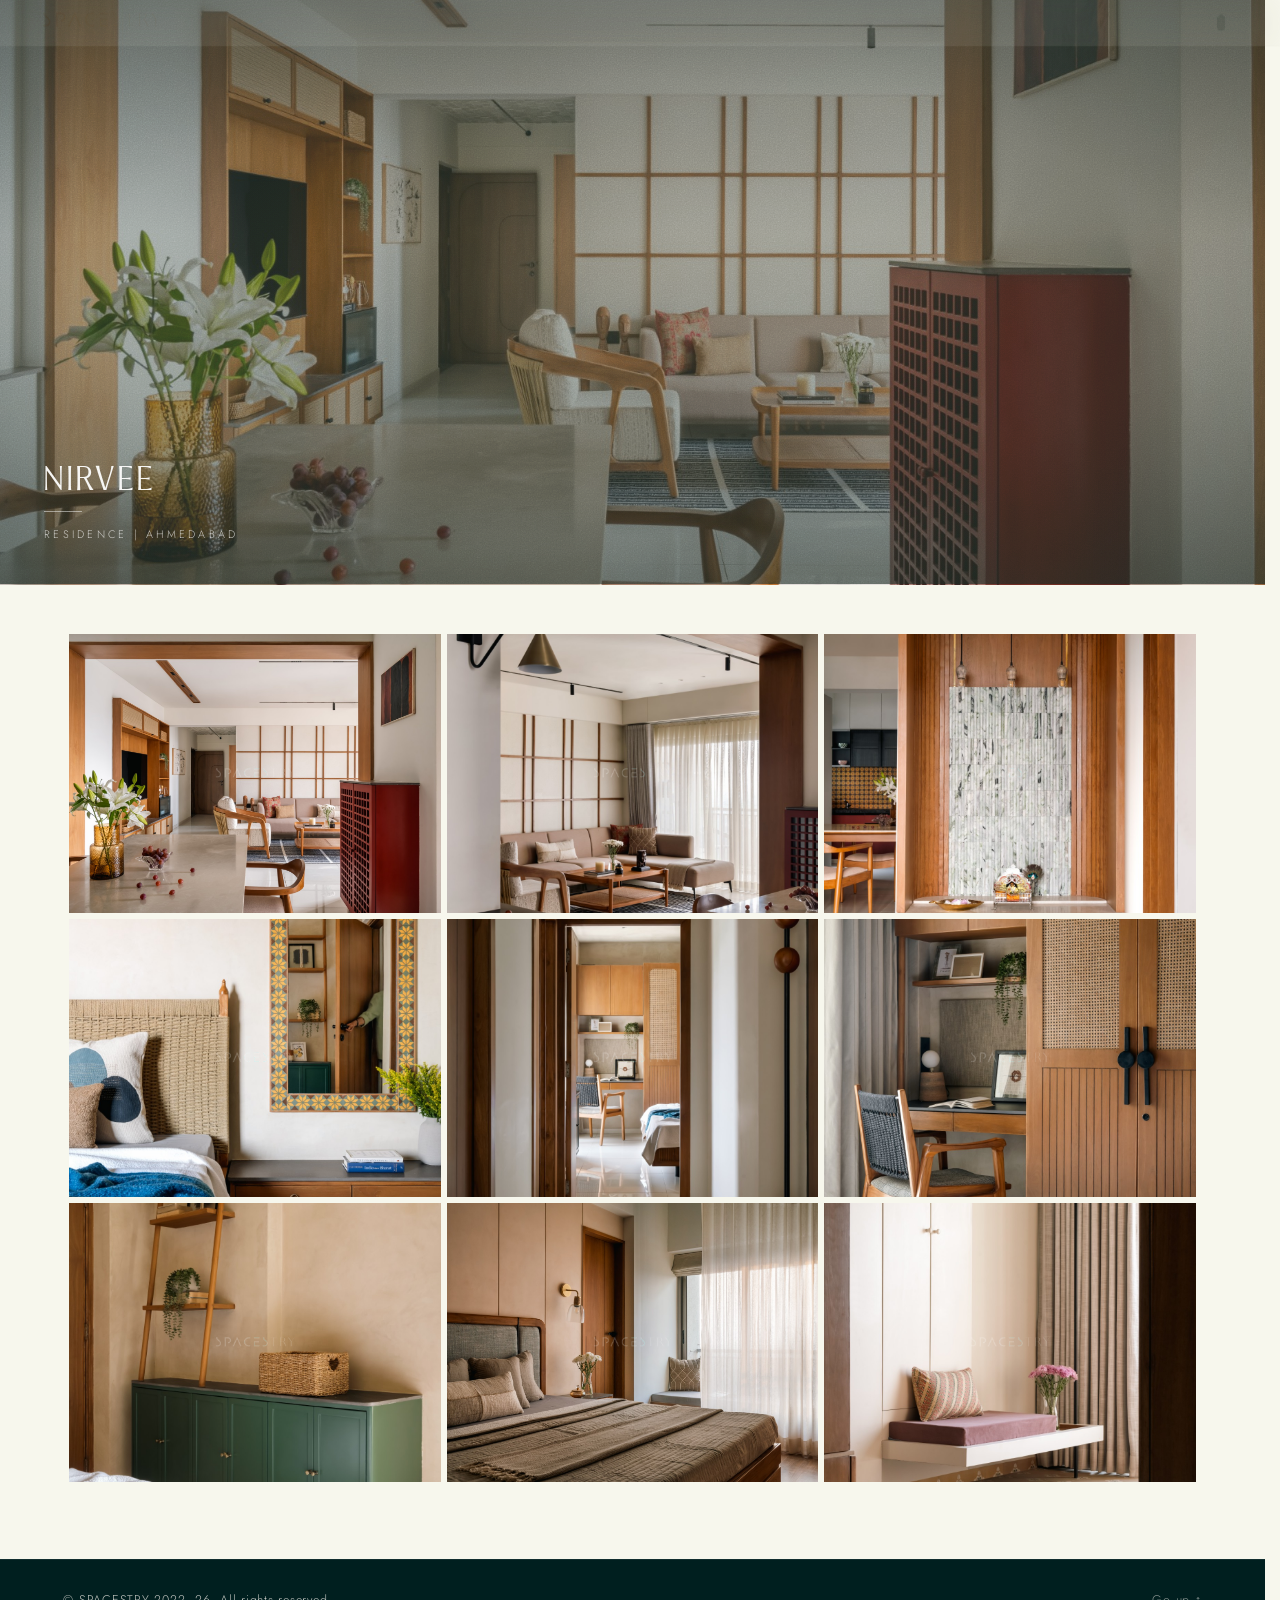
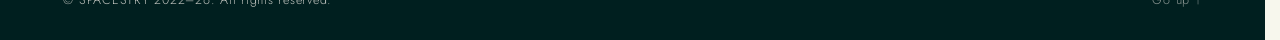
<file: nirvee.html>
<!DOCTYPE html>
<html lang="en">
<head>
  <meta charset="UTF-8" />
  <meta name="viewport" content="width=device-width, initial-scale=1.0" />
  <title>SPACESTRY — NIRVEE</title>
  <meta name="theme-color" content="#1F4C3E" />
  <link rel="icon" type="image/png" href="logo-rounded.png" />
  <link rel="apple-touch-icon" href="logo-rounded.png" />
  <link rel="stylesheet" href="https://fonts.googleapis.com/css2?family=Cormorant+Garamond:ital,wght@0,300;0,400;0,500;1,300;1,400&family=Jost:wght@200;300;400;500&display=swap" />
  <link rel="stylesheet" href="styles.css" />
  <link rel="stylesheet" href="gallery.css" />
</head>
<body>

  <!-- Cursor -->
  <div id="cursor">
    <div id="cursor-dot"></div>
    <div id="cursor-ring"></div>
  </div>

  <!-- Page Veil -->
  <div id="page-veil"></div>

  <!-- Nav (no extra class — scroll-triggered on project pages) -->
  <nav id="secondary-nav" aria-label="Secondary navigation">
    <div class="secondary-nav-inner">
      <a href="index.html" class="secondary-nav-logo" aria-label="Spacestry Home">
        <img src="logo-text.png" alt="Spacestry" />
      </a>
            <button class="nav-dots-btn" aria-label="Open navigation" aria-expanded="false">
  <svg class="nav-icon" viewBox="0 0 48 40" width="22" height="18"
       fill="none" aria-hidden="true" focusable="false">
    <path class="nav-icon__filled"
          d="M 15,14 L 24,5 L 33,12 L 33,34 A 9,9 0 0 1 15,34 Z"
          fill="currentColor"/>
    <path class="nav-icon__alcove"
          d="M 15,14 L 24,5 L 33,12 L 33,34 A 9,9 0 0 1 15,34 Z"
          stroke="currentColor" stroke-width="1.5"
          stroke-linejoin="round" stroke-linecap="round"/>
  </svg>
</button>
      <ul class="secondary-nav-links">
        <li><a href="index.html"          data-page="index">Home</a></li>
        <li><a href="projects.html" data-page="projects">Projects</a></li>
        <li><a href="about.html"          data-page="about">About</a></li>
        <li><a href="contact.html"        data-page="contact">Contact</a></li>
      </ul>
    </div>
  </nav>

  <!-- Project Header -->
  <header class="header project-header" style="background-image:url('images/NIRVEE - 01 - H.jpg'); background-position: center 70%;">
    <div class="hero-caption">
  <p class="hero-title">NIRVEE</p>
  <span class="hero-divider"></span>
  <p class="hero-location">RESIDENCE | AHMEDABAD</p>
</div>
  </header>

  <!-- Gallery -->
  <main class="main-wrapper">
    <div class="gallery-grid">

      <div class="gallery-item" data-orient="landscape">
        <img src="images/NIRVEE - 01 - H.jpg" alt="Nirvee 01" loading="lazy" />
        <div class="gallery-watermark"><img src="logo-text.png" alt="" aria-hidden="true" /></div>
      </div>

      <div class="gallery-item" data-orient="portrait">
        <img src="images/NIRVEE - 02.jpg" alt="Nirvee 02" loading="lazy" />
        <div class="gallery-watermark"><img src="logo-text.png" alt="" aria-hidden="true" /></div>
      </div>

      <div class="gallery-item" data-orient="portrait">
        <img src="images/NIRVEE - 03.jpg" alt="Nirvee 03" loading="lazy" />
        <div class="gallery-watermark"><img src="logo-text.png" alt="" aria-hidden="true" /></div>
      </div>

      <div class="gallery-item" data-orient="portrait">
        <img src="images/NIRVEE - 04.jpg" alt="Nirvee 04" loading="lazy" />
        <div class="gallery-watermark"><img src="logo-text.png" alt="" aria-hidden="true" /></div>
      </div>

      <div class="gallery-item" data-orient="portrait">
        <img src="images/NIRVEE - 05.jpg" alt="Nirvee 05" loading="lazy" />
        <div class="gallery-watermark"><img src="logo-text.png" alt="" aria-hidden="true" /></div>
      </div>

      <div class="gallery-item" data-orient="portrait">
        <img src="images/NIRVEE - 06.jpg" alt="Nirvee 06" loading="lazy" />
        <div class="gallery-watermark"><img src="logo-text.png" alt="" aria-hidden="true" /></div>
      </div>

      <div class="gallery-item" data-orient="portrait">
        <img src="images/NIRVEE - 07.jpg" alt="Nirvee 07" loading="lazy" />
        <div class="gallery-watermark"><img src="logo-text.png" alt="" aria-hidden="true" /></div>
      </div>

      <div class="gallery-item" data-orient="landscape">
        <img src="images/NIRVEE - 08.jpg" alt="Nirvee 08" loading="lazy" />
        <div class="gallery-watermark"><img src="logo-text.png" alt="" aria-hidden="true" /></div>
      </div>

      <div class="gallery-item" data-orient="portrait">
        <img src="images/NIRVEE - 09.jpg" alt="Nirvee 09" loading="lazy" />
        <div class="gallery-watermark"><img src="logo-text.png" alt="" aria-hidden="true" /></div>
      </div>

    </div>
  </main>

  <!-- Footer -->
  <footer class="site-footer" role="contentinfo">
    <div class="site-footer__inner">
      <small class="site-footer__copyright">© SPACESTRY 2022–26. All rights reserved.</small>
      <a class="site-footer__top" href="#top" aria-label="Scroll to top">Go up ↑</a>
    </div>
  </footer>

  <script src="script.js"></script>
  <script src="gallery.js"></script>
  <script src="project-script.js"></script>

</body>
</html>
</file>
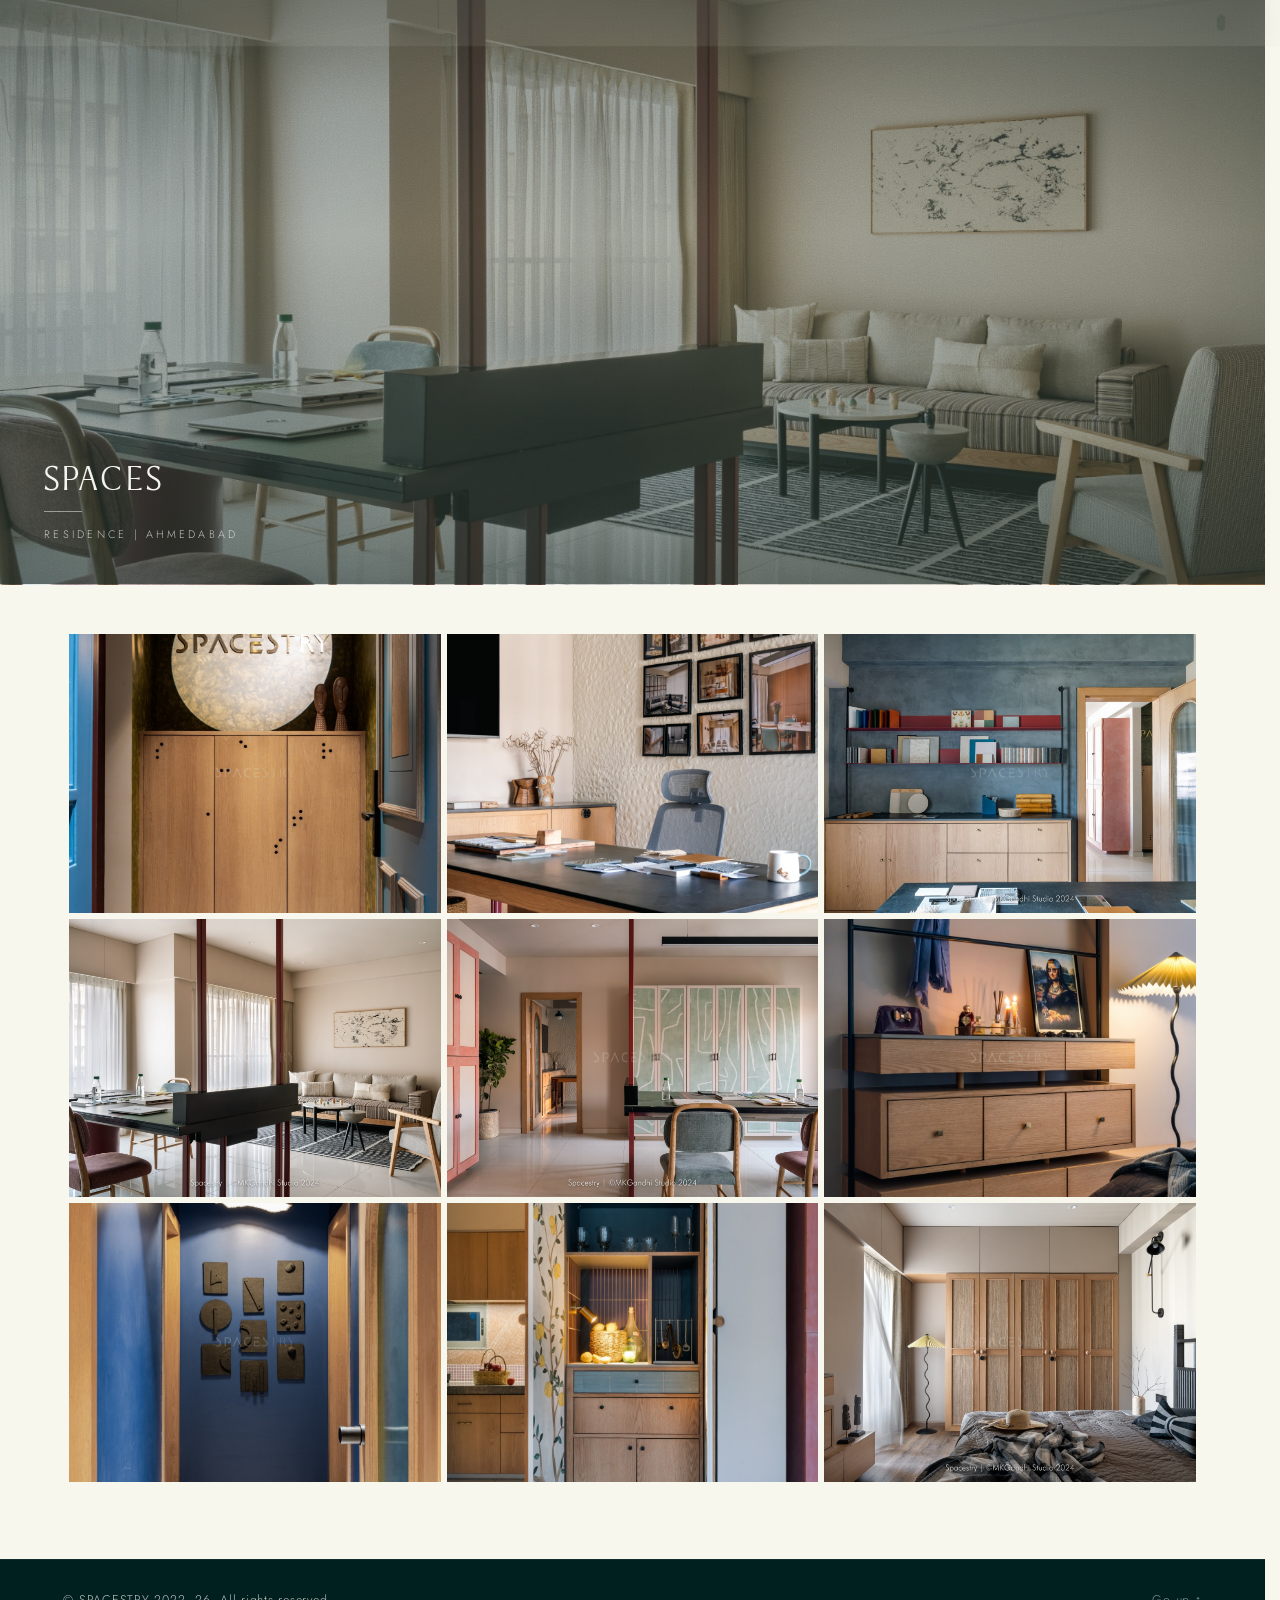
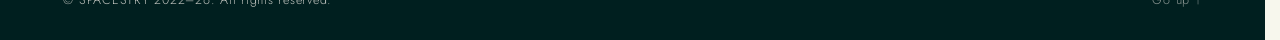
<file: spaces.html>
<!DOCTYPE html>
<html lang="en">
<head>
  <meta charset="UTF-8" />
  <meta name="viewport" content="width=device-width, initial-scale=1.0" />
  <title>SPACESTRY — SPACES</title>
  <meta name="theme-color" content="#1F4C3E" />
  <link rel="icon" type="image/png" href="logo-rounded.png" />
  <link rel="apple-touch-icon" href="logo-rounded.png" />
  <link rel="stylesheet" href="https://fonts.googleapis.com/css2?family=Cormorant+Garamond:ital,wght@0,300;0,400;0,500;1,300;1,400&family=Jost:wght@200;300;400;500&display=swap" />
  <link rel="stylesheet" href="styles.css" />
  <link rel="stylesheet" href="gallery.css" />
</head>
<body>

  <!-- Cursor -->
  <div id="cursor">
    <div id="cursor-dot"></div>
    <div id="cursor-ring"></div>
  </div>

  <!-- Page Veil -->
  <div id="page-veil"></div>

  <!-- Nav (no extra class — scroll-triggered on project pages) -->
  <nav id="secondary-nav" aria-label="Secondary navigation">
    <div class="secondary-nav-inner">
      <a href="index.html" class="secondary-nav-logo" aria-label="Spacestry Home">
        <img src="logo-text.png" alt="Spacestry" />
      </a>
           <button class="nav-dots-btn" aria-label="Open navigation" aria-expanded="false">
  <svg class="nav-icon" viewBox="0 0 48 40" width="22" height="18"
       fill="none" aria-hidden="true" focusable="false">
    <path class="nav-icon__filled"
          d="M 15,14 L 24,5 L 33,12 L 33,34 A 9,9 0 0 1 15,34 Z"
          fill="currentColor"/>
    <path class="nav-icon__alcove"
          d="M 15,14 L 24,5 L 33,12 L 33,34 A 9,9 0 0 1 15,34 Z"
          stroke="currentColor" stroke-width="1.5"
          stroke-linejoin="round" stroke-linecap="round"/>
  </svg>
</button>
      <ul class="secondary-nav-links">
        <li><a href="index.html"          data-page="index">Home</a></li>
        <li><a href="projects.html" data-page="projects">Projects</a></li>
        <li><a href="about.html"          data-page="about">About</a></li>
        <li><a href="contact.html"        data-page="contact">Contact</a></li>
      </ul>
    </div>
  </nav>

  <!-- Project Header -->
  <header class="header project-header" style="background-image:url('images/SPACES - 04 - H.jpg'); background-position: center 60%;">
    <div class="hero-caption">
  <p class="hero-title">SPACES</p>
  <span class="hero-divider"></span>
  <p class="hero-location">RESIDENCE | AHMEDABAD</p>
</div>
  </header>

  <!-- Gallery -->
  <main class="main-wrapper">
    <div class="gallery-grid">

      <div class="gallery-item" data-orient="portrait">
        <img src="images/SPACES - 01.jpg" alt="Spaces 01" loading="lazy" />
        <div class="gallery-watermark"><img src="logo-text.png" alt="" aria-hidden="true" /></div>
      </div>

      <div class="gallery-item" data-orient="portrait">
        <img src="images/SPACES - 02.jpg" alt="Spaces 02" loading="lazy" />
        <div class="gallery-watermark"><img src="logo-text.png" alt="" aria-hidden="true" /></div>
      </div>

      <div class="gallery-item" data-orient="landscape">
        <img src="images/SPACES - 03.jpg" alt="Spaces 03" loading="lazy" />
        <div class="gallery-watermark"><img src="logo-text.png" alt="" aria-hidden="true" /></div>
      </div>

      <div class="gallery-item" data-orient="landscape">
        <img src="images/SPACES - 04 - H.jpg" alt="Spaces 04" loading="lazy" />
        <div class="gallery-watermark"><img src="logo-text.png" alt="" aria-hidden="true" /></div>
      </div>

      <div class="gallery-item" data-orient="landscape">
        <img src="images/SPACES - 05.jpg" alt="Spaces 05" loading="lazy" />
        <div class="gallery-watermark"><img src="logo-text.png" alt="" aria-hidden="true" /></div>
      </div>

      <div class="gallery-item" data-orient="portrait">
        <img src="images/SPACES - 06.jpg" alt="Spaces 06" loading="lazy" />
        <div class="gallery-watermark"><img src="logo-text.png" alt="" aria-hidden="true" /></div>
      </div>

      <div class="gallery-item" data-orient="portrait">
        <img src="images/SPACES - 07.jpg" alt="Spaces 07" loading="lazy" />
        <div class="gallery-watermark"><img src="logo-text.png" alt="" aria-hidden="true" /></div>
      </div>

      <div class="gallery-item" data-orient="portrait">
        <img src="images/SPACES - 08.jpg" alt="Spaces 08" loading="lazy" />
        <div class="gallery-watermark"><img src="logo-text.png" alt="" aria-hidden="true" /></div>
      </div>

      <div class="gallery-item" data-orient="landscape">
        <img src="images/SPACES - 09.jpg" alt="Spaces 09" loading="lazy" />
        <div class="gallery-watermark"><img src="logo-text.png" alt="" aria-hidden="true" /></div>
      </div>

    </div>
  </main>

  <!-- Footer -->
  <footer class="site-footer" role="contentinfo">
    <div class="site-footer__inner">
      <small class="site-footer__copyright">© SPACESTRY 2022–26. All rights reserved.</small>
      <a class="site-footer__top" href="#top" aria-label="Scroll to top">Go up ↑</a>
    </div>
  </footer>

  <script src="script.js"></script>
  <script src="gallery.js"></script>
  <script src="project-script.js"></script>

</body>
</html>
</file>
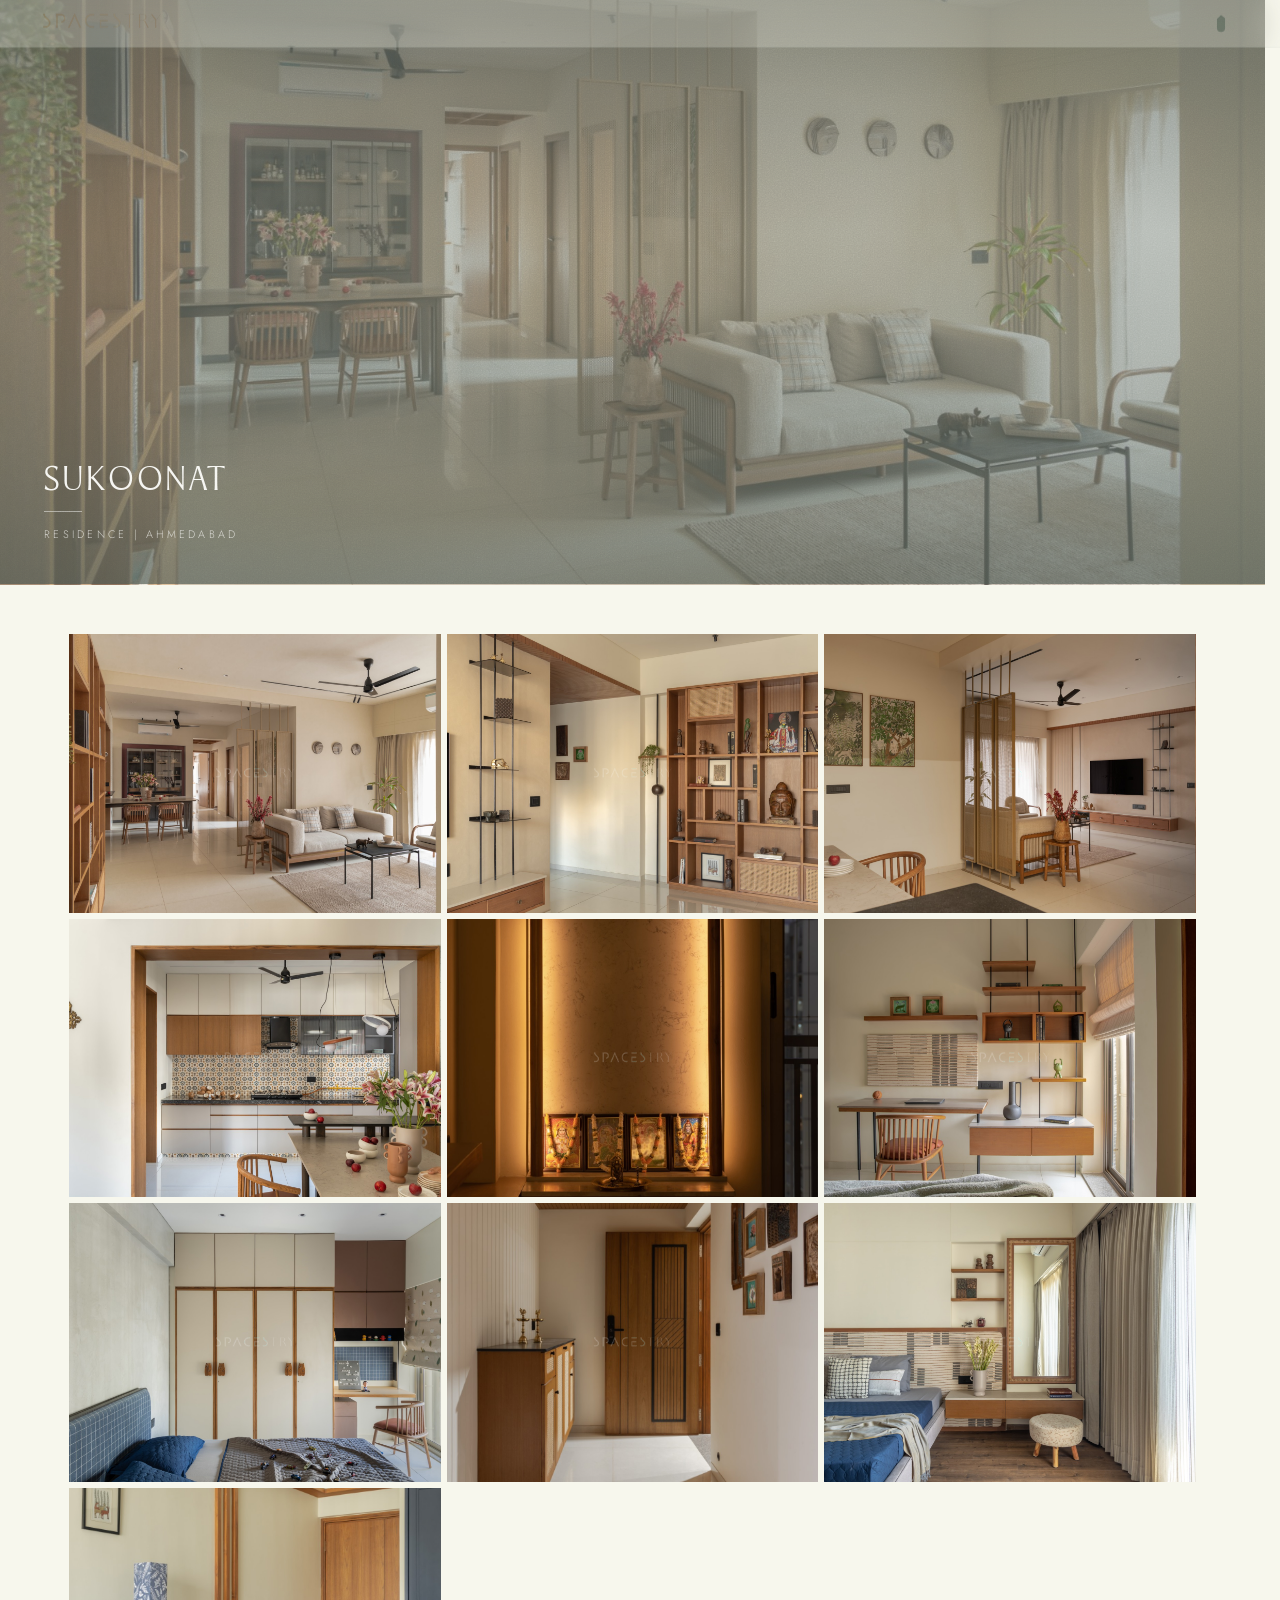
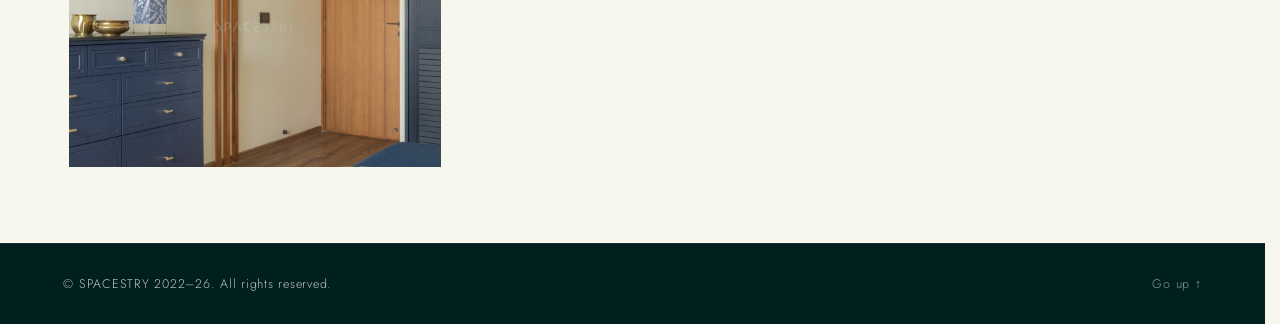
<file: sukoonat.html>
<!DOCTYPE html>
<html lang="en">
<head>
  <meta charset="UTF-8" />
  <meta name="viewport" content="width=device-width, initial-scale=1.0" />
  <title>SPACESTRY — Sukoonat</title>
  <meta name="theme-color" content="#1F4C3E" />
  <link rel="icon" type="image/png" href="logo-rounded.png" />
  <link rel="apple-touch-icon" href="logo-rounded.png" />
  <link rel="stylesheet" href="https://fonts.googleapis.com/css2?family=Cormorant+Garamond:ital,wght@0,300;0,400;0,500;1,300;1,400&family=Jost:wght@200;300;400;500&display=swap" />
  <link rel="stylesheet" href="styles.css" />
  <link rel="stylesheet" href="gallery.css" />
</head>
<body>

  <!-- Cursor -->
  <div id="cursor">
    <div id="cursor-dot"></div>
    <div id="cursor-ring"></div>
  </div>

  <!-- Page Veil -->
  <div id="page-veil"></div>

  <!-- Nav (no extra class — scroll-triggered on project pages) -->
  <nav id="secondary-nav" aria-label="Secondary navigation">
    <div class="secondary-nav-inner">
      <a href="index.html" class="secondary-nav-logo" aria-label="Spacestry Home">
        <img src="logo-text.png" alt="Spacestry" />
      </a>
          <button class="nav-dots-btn" aria-label="Open navigation" aria-expanded="false">
  <svg class="nav-icon" viewBox="0 0 48 40" width="22" height="18"
       fill="none" aria-hidden="true" focusable="false">
    <path class="nav-icon__filled"
          d="M 15,14 L 24,5 L 33,12 L 33,34 A 9,9 0 0 1 15,34 Z"
          fill="currentColor"/>
    <path class="nav-icon__alcove"
          d="M 15,14 L 24,5 L 33,12 L 33,34 A 9,9 0 0 1 15,34 Z"
          stroke="currentColor" stroke-width="1.5"
          stroke-linejoin="round" stroke-linecap="round"/>
  </svg>
</button>
      <ul class="secondary-nav-links">
        <li><a href="index.html"          data-page="index">Home</a></li>
        <li><a href="projects.html" data-page="projects">Projects</a></li>
        <li><a href="about.html"          data-page="about">About</a></li>
        <li><a href="contact.html"        data-page="contact">Contact</a></li>
      </ul>
    </div>
  </nav>

  <!-- Project Header -->
  <header class="header project-header" style="background-image:url('images/SUKOONAT - 01 - H.jpg'); background-position: center 80%;">
    <div class="hero-caption">
  <p class="hero-title">SUKOONAT</p>
  <span class="hero-divider"></span>
  <p class="hero-location">RESIDENCE | AHMEDABAD</p>
</div>
  </header>

  <!-- Gallery -->
  <main class="main-wrapper">
    <div class="gallery-grid">

      <div class="gallery-item" data-orient="landscape">
        <img src="images/SUKOONAT - 01 - H.jpg" alt="Sukoonat 01" loading="lazy" />
        <div class="gallery-watermark"><img src="logo-text.png" alt="" aria-hidden="true" /></div>
      </div>

      <div class="gallery-item" data-orient="landscape">
        <img src="images/SUKOONAT - 02.jpg" alt="Sukoonat 02" loading="lazy" />
        <div class="gallery-watermark"><img src="logo-text.png" alt="" aria-hidden="true" /></div>
      </div>

      <div class="gallery-item" data-orient="landscape">
        <img src="images/SUKOONAT - 03.jpg" alt="Sukoonat 03" loading="lazy" />
        <div class="gallery-watermark"><img src="logo-text.png" alt="" aria-hidden="true" /></div>
      </div>

      <div class="gallery-item" data-orient="landscape">
        <img src="images/SUKOONAT - 04.jpg" alt="Sukoonat 04" loading="lazy" />
        <div class="gallery-watermark"><img src="logo-text.png" alt="" aria-hidden="true" /></div>
      </div>

      <div class="gallery-item" data-orient="portrait">
        <img src="images/SUKOONAT - 05.jpg" alt="Sukoonat 05" loading="lazy" />
        <div class="gallery-watermark"><img src="logo-text.png" alt="" aria-hidden="true" /></div>
      </div>

      <div class="gallery-item" data-orient="landscape">
        <img src="images/SUKOONAT - 06.jpg" alt="Sukoonat 06" loading="lazy" />
        <div class="gallery-watermark"><img src="logo-text.png" alt="" aria-hidden="true" /></div>
      </div>

      <div class="gallery-item" data-orient="landscape">
        <img src="images/SUKOONAT - 07.jpg" alt="Sukoonat 07" loading="lazy" />
        <div class="gallery-watermark"><img src="logo-text.png" alt="" aria-hidden="true" /></div>
      </div>

      <div class="gallery-item" data-orient="portrait">
        <img src="images/SUKOONAT - 08.jpg" alt="Sukoonat 08" loading="lazy" />
        <div class="gallery-watermark"><img src="logo-text.png" alt="" aria-hidden="true" /></div>
      </div>

      <div class="gallery-item" data-orient="landscape">
        <img src="images/SUKOONAT - 09.jpg" alt="Sukoonat 09" loading="lazy" />
        <div class="gallery-watermark"><img src="logo-text.png" alt="" aria-hidden="true" /></div>
      </div>

      <div class="gallery-item" data-orient="portrait">
        <img src="images/SUKOONAT - 10.jpg" alt="Sukoonat 10" loading="lazy" />
        <div class="gallery-watermark"><img src="logo-text.png" alt="" aria-hidden="true" /></div>
      </div>

    </div>
  </main>

  <!-- Footer -->
  <footer class="site-footer" role="contentinfo">
    <div class="site-footer__inner">
      <small class="site-footer__copyright">© SPACESTRY 2022–26. All rights reserved.</small>
      <a class="site-footer__top" href="#top" aria-label="Scroll to top">Go up ↑</a>
    </div>
  </footer>

  <script src="script.js"></script>
  <script src="gallery.js"></script>
  <script src="project-script.js"></script>

</body>
</html>
</file>
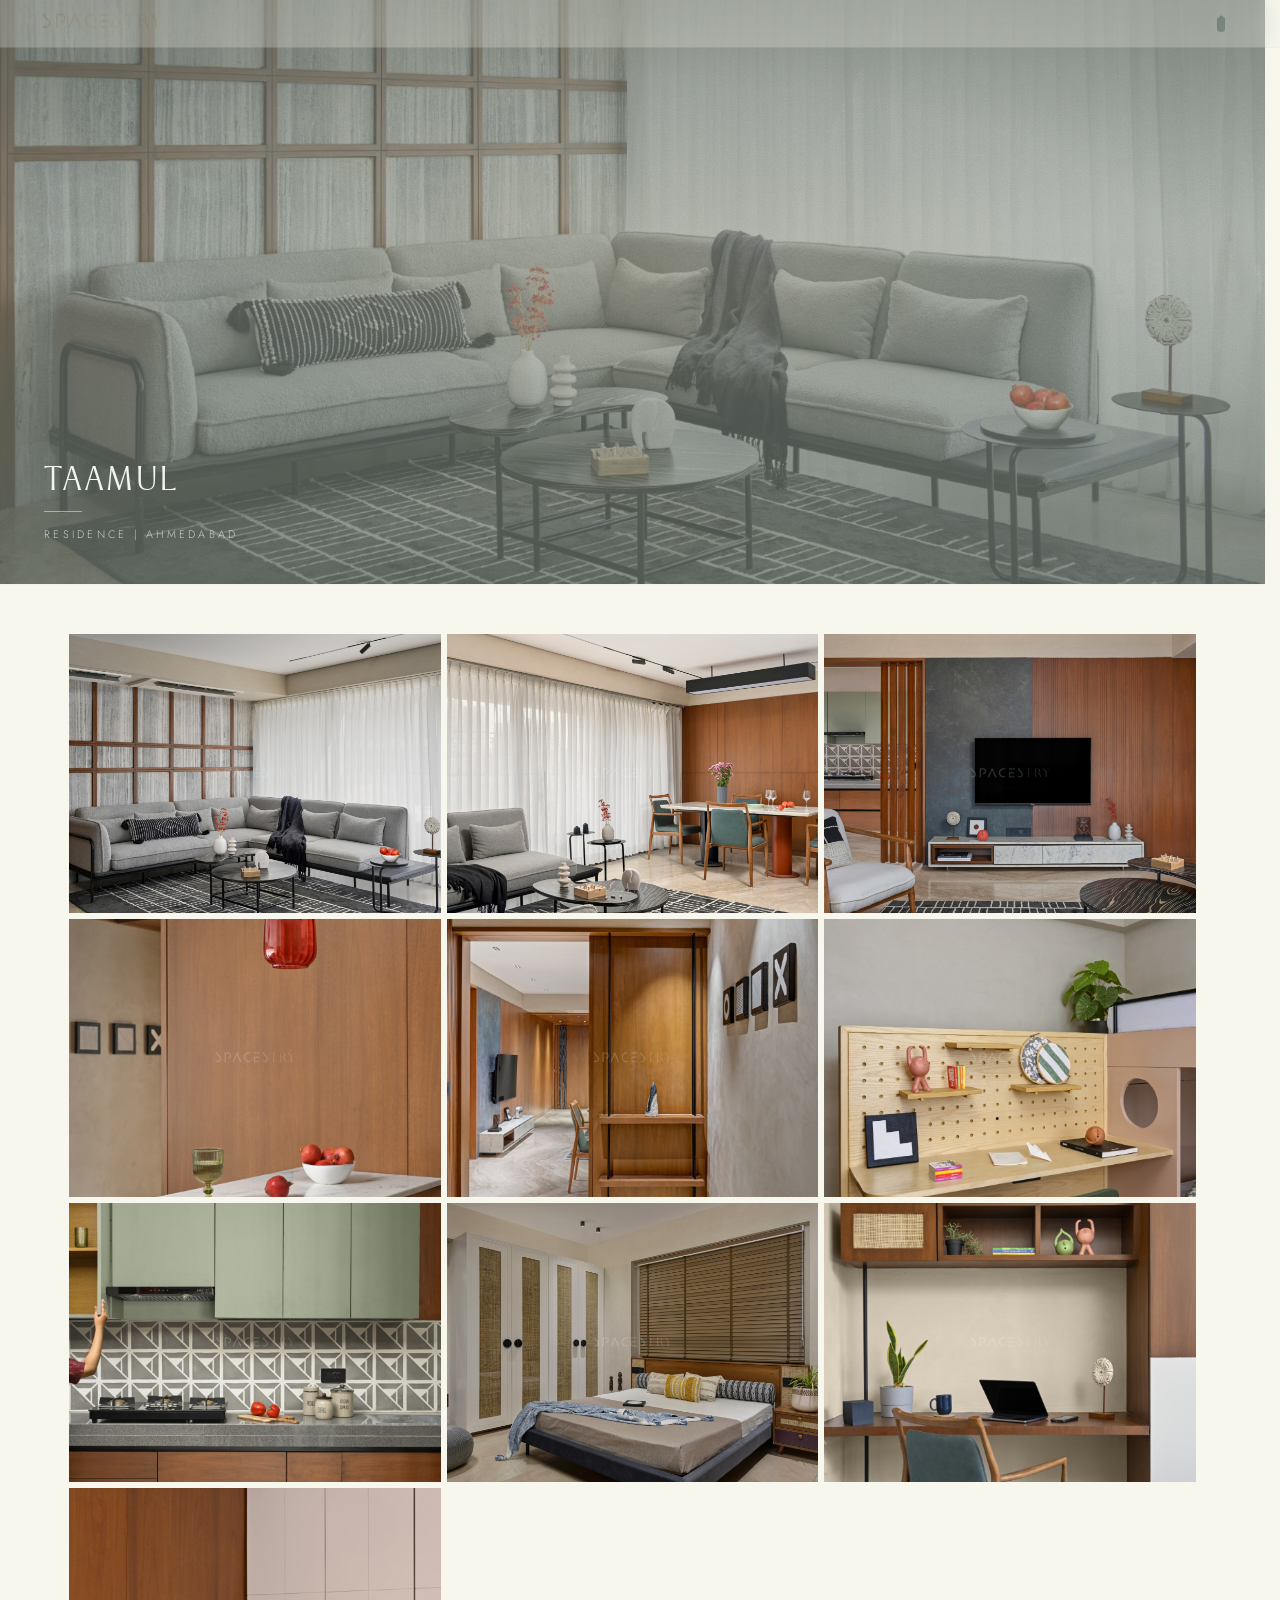
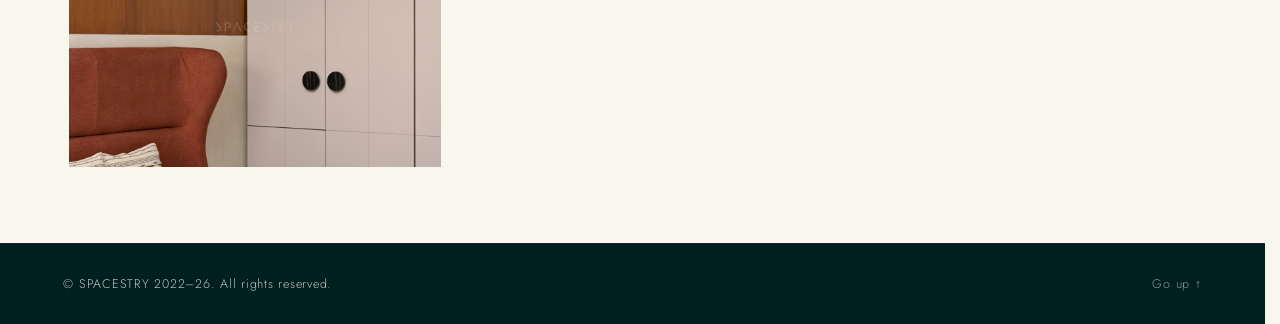
<file: taamul.html>
<!DOCTYPE html>
<html lang="en">
<head>
  <meta charset="UTF-8" />
  <meta name="viewport" content="width=device-width, initial-scale=1.0" />
  <title>SPACESTRY — TAAMUL</title>
  <meta name="theme-color" content="#1F4C3E" />
  <link rel="icon" type="image/png" href="logo-rounded.png" />
  <link rel="apple-touch-icon" href="logo-rounded.png" />
  <link rel="stylesheet" href="https://fonts.googleapis.com/css2?family=Cormorant+Garamond:ital,wght@0,300;0,400;0,500;1,300;1,400&family=Jost:wght@200;300;400;500&display=swap" />
  <link rel="stylesheet" href="styles.css" />
  <link rel="stylesheet" href="gallery.css" />
</head>
<body>

  <!-- Cursor -->
  <div id="cursor">
    <div id="cursor-dot"></div>
    <div id="cursor-ring"></div>
  </div>

  <!-- Page Veil -->
  <div id="page-veil"></div>

  <!-- Nav (no extra class — scroll-triggered on project pages) -->
  <nav id="secondary-nav" aria-label="Secondary navigation">
    <div class="secondary-nav-inner">
      <a href="index.html" class="secondary-nav-logo" aria-label="Spacestry Home">
        <img src="logo-text.png" alt="Spacestry" />
      </a>
            <button class="nav-dots-btn" aria-label="Open navigation" aria-expanded="false">
  <svg class="nav-icon" viewBox="0 0 48 40" width="22" height="18"
       fill="none" aria-hidden="true" focusable="false">
    <path class="nav-icon__filled"
          d="M 15,14 L 24,5 L 33,12 L 33,34 A 9,9 0 0 1 15,34 Z"
          fill="currentColor"/>
    <path class="nav-icon__alcove"
          d="M 15,14 L 24,5 L 33,12 L 33,34 A 9,9 0 0 1 15,34 Z"
          stroke="currentColor" stroke-width="1.5"
          stroke-linejoin="round" stroke-linecap="round"/>
  </svg>
</button>
      <ul class="secondary-nav-links">
        <li><a href="index.html"          data-page="index">Home</a></li>
        <li><a href="projects.html" data-page="projects">Projects</a></li>
        <li><a href="about.html"          data-page="about">About</a></li>
        <li><a href="contact.html"        data-page="contact">Contact</a></li>
      </ul>
    </div>
  </nav>

  <!-- Project Header -->
  <header class="header project-header" style="background-image:url('images/TAAMUL - 01 - H.jpg'); background-position: center 100%;">
    <div class="hero-caption">
  <p class="hero-title">TAAMUL</p>
  <span class="hero-divider"></span>
  <p class="hero-location">RESIDENCE | AHMEDABAD</p>
</div>
  </header>

  <!-- Gallery -->
  <main class="main-wrapper">
    <div class="gallery-grid">

      <div class="gallery-item" data-orient="landscape">
        <img src="images/TAAMUL - 01 - H.jpg" alt="Taamul 01" loading="lazy" />
        <div class="gallery-watermark"><img src="logo-text.png" alt="" aria-hidden="true" /></div>
      </div>

      <div class="gallery-item" data-orient="landscape">
        <img src="images/TAAMUL - 02.jpg" alt="Taamul 02" loading="lazy" />
        <div class="gallery-watermark"><img src="logo-text.png" alt="" aria-hidden="true" /></div>
      </div>

      <div class="gallery-item" data-orient="landscape">
        <img src="images/TAAMUL - 03.jpg" alt="Taamul 03" loading="lazy" />
        <div class="gallery-watermark"><img src="logo-text.png" alt="" aria-hidden="true" /></div>
      </div>

      <div class="gallery-item" data-orient="portrait">
        <img src="images/TAAMUL - 04.jpg" alt="Taamul 04" loading="lazy" />
        <div class="gallery-watermark"><img src="logo-text.png" alt="" aria-hidden="true" /></div>
      </div>

      <div class="gallery-item" data-orient="portrait">
        <img src="images/TAAMUL - 05.jpg" alt="Taamul 05" loading="lazy" />
        <div class="gallery-watermark"><img src="logo-text.png" alt="" aria-hidden="true" /></div>
      </div>

      <div class="gallery-item" data-orient="portrait">
        <img src="images/TAAMUL - 06.jpg" alt="Taamul 06" loading="lazy" />
        <div class="gallery-watermark"><img src="logo-text.png" alt="" aria-hidden="true" /></div>
      </div>

      <div class="gallery-item" data-orient="portrait">
        <img src="images/TAAMUL - 07.jpg" alt="Taamul 07" loading="lazy" />
        <div class="gallery-watermark"><img src="logo-text.png" alt="" aria-hidden="true" /></div>
      </div>

      <div class="gallery-item" data-orient="landscape">
        <img src="images/TAAMUL - 08.jpg" alt="Taamul 08" loading="lazy" />
        <div class="gallery-watermark"><img src="logo-text.png" alt="" aria-hidden="true" /></div>
      </div>

      <div class="gallery-item" data-orient="portrait">
        <img src="images/TAAMUL - 09.jpg" alt="Taamul 09" loading="lazy" />
        <div class="gallery-watermark"><img src="logo-text.png" alt="" aria-hidden="true" /></div>
      </div>

      <div class="gallery-item" data-orient="portrait">
        <img src="images/TAAMUL - 10.jpg" alt="Taamul 10" loading="lazy" />
        <div class="gallery-watermark"><img src="logo-text.png" alt="" aria-hidden="true" /></div>
      </div>

    </div>
  </main>

  <!-- Footer -->
  <footer class="site-footer" role="contentinfo">
    <div class="site-footer__inner">
      <small class="site-footer__copyright">© SPACESTRY 2022–26. All rights reserved.</small>
      <a class="site-footer__top" href="#top" aria-label="Scroll to top">Go up ↑</a>
    </div>
  </footer>

  <script src="script.js"></script>
  <script src="gallery.js"></script>
  <script src="project-script.js"></script>

</body>
</html>
</file>
<file: styles.css>
/* ═══════════════════════════════════════════════════════════════
   SPACESTRY · Global Styles  v2.0
   Brand : Forest Green #1F4C3E · Warm Gold #D4C2A0
   Fonts : Quillo (serif) · Jost (sans)
═══════════════════════════════════════════════════════════════ */

/* ─── LOCAL FONTS ───────────────────────────────────────────── */
@font-face {
    font-family: 'Quillo';
    src: url('quillo-regular.woff2') format('woff2');
    font-weight: 400;
    font-style: normal;
    font-display: swap;
}

@font-face {
    font-family: 'Quillo';
    src: url('quillo-bold.woff2') format('woff2');
    font-weight: 700;
    font-style: normal;
    font-display: swap;
}

@font-face {
    font-family: 'Quillo';
    src: url('quillo-italic.woff2') format('woff2');
    font-weight: 400;
    font-style: italic;
    font-display: swap;
}

@import url('https://fonts.googleapis.com/css2?family=Jost:wght@200;300;400;500&display=swap');

/* ─── TOKENS ───────────────────────────────────────────────── */
:root {
    --color-bg:          #f7f7ed;
    --color-green:       #1F4C3E;
    --color-green-dark:  #183B30;
    --color-green-mid:   #2A6653;
    --color-gold:        #D4C2A0;
    --color-gold-lt:     #E8D9C2;
    --color-footer:      #001f1f;

    --font-serif: 'Quillo', Georgia, serif;
    --font-sans:  'Jost', 'Helvetica Neue', sans-serif;

    --ease:            cubic-bezier(0.25, 0.46, 0.45, 0.94);
    --ease-out:        cubic-bezier(0.16, 1, 0.3, 1);
    --transition-slow: 1.2s cubic-bezier(0.16, 1, 0.3, 1);
    --transition-med:  0.35s ease;

    --nav-h: 52px;
}

/* ─── RESET ─────────────────────────────────────────────────── */
*, *::before, *::after { box-sizing: border-box; margin: 0; padding: 0; }
html { scroll-behavior: smooth; font-size: 16px; 
      scrollbar-gutter: stable;   /* Firefox + all modern browsers */
      overflow-y: overlay;        /* Chromium/WebKit: true overlay scrollbar */
}
body {
    font-family: var(--font-sans);
    font-weight: 300;
    letter-spacing: 0.02em;
    background-color: var(--color-bg);
    color: var(--color-green);
    line-height: 1.6;
    overflow-x: clip;
}
img { display: block; max-width: 100%; }
a   { text-decoration: none; color: inherit; }
button { border: none; background: none; font-family: inherit; }


/* ─── PAGE TRANSITION VEIL ──────────────────────────────────── */
#page-veil {
    position: fixed; inset: 0; z-index: 8000;
    background: var(--color-green-dark);
    transform: scaleY(0);
    transform-origin: bottom;
    pointer-events: none;
}
#page-veil.entering { transform: scaleY(1); transition: transform 0.55s var(--ease); }
#page-veil.leaving  { transform-origin: top; transform: scaleY(0); transition: transform 0.55s var(--ease); }

/* ─── KEYFRAMES ─────────────────────────────────────────────── */
@keyframes fadeDown  { from { opacity:0; transform:translateY(-12px); } to { opacity:1; transform:translateY(0); } }
@keyframes fadeUp    { from { opacity:0; transform:translateY(20px);  } to { opacity:1; transform:translateY(0); } }
@keyframes fadeIn    { from { opacity:0; } to { opacity:1; } }
@keyframes fadeInUp  { from { opacity:0; transform:scale(0.9); } to { opacity:1; transform:scale(1); } }
@keyframes loaderBar { to { width: 100%; } }
@keyframes spin      { to { transform: rotate(360deg); } }

/* ─── SCROLL REVEAL ─────────────────────────────────────────── */
.reveal {
    opacity: 0; transform: translateY(32px);
    transition: opacity 0.8s var(--ease-out), transform 0.8s var(--ease-out);
}
.reveal.visible { opacity: 1; transform: translateY(0); }

.reveal-left  { opacity:0; transform:translateX(-40px); transition: opacity 0.8s var(--ease-out), transform 0.8s var(--ease-out); }
.reveal-right { opacity:0; transform:translateX( 40px); transition: opacity 0.8s var(--ease-out), transform 0.8s var(--ease-out); }
.reveal-left.visible, .reveal-right.visible { opacity:1; transform:translateX(0); }

.reveal-scale { opacity:0; transform:scale(0.95); transition: opacity 0.9s var(--ease-out), transform 0.9s var(--ease-out); }
.reveal-scale.visible { opacity:1; transform:scale(1); }

.d1 { transition-delay: 0.05s; }
.d2 { transition-delay: 0.12s; }
.d3 { transition-delay: 0.19s; }
.d4 { transition-delay: 0.26s; }
.d5 { transition-delay: 0.33s; }
.d6 { transition-delay: 0.40s; }

/* ─── TYPOGRAPHY ────────────────────────────────────────────── */
h1, h2, h3 { font-family: var(--font-serif); font-weight: 400; letter-spacing: 0.01em; color: var(--color-green); }
h1 { font-size: clamp(2.4rem, 5.7vw, 5.44rem); line-height: 1.03; letter-spacing: 0.03em; margin-top: 0; margin-bottom: 0; }
h2 { font-size: clamp(1.8rem, 3.5vw, 3rem); line-height: 1.15; }
h3 { font-size: clamp(1.35rem, 2.6vw, 2.35rem); line-height: 1.2; }

p {
    font-family: var(--font-sans);
    font-size: clamp(0.92rem, 1.35vw, 1.1rem);
    line-height: 1.85;
    letter-spacing: 0.02em;
    font-weight: 300;
}

/* ─── LOADER ────────────────────────────────────────────────── */
.loader {
    position: fixed; inset: 0;
    background: linear-gradient(135deg, var(--color-green) 0%, var(--color-green-dark) 100%);
    display: flex; justify-content: center; align-items: center;
    flex-direction: column; gap: 28px;
    z-index: 9000;
    opacity: 1;
    transition: opacity 0.6s ease-out;
}
.loader-content { text-align: center; display: flex; flex-direction: column; align-items: center; gap: 20px; }
.loader-logo {
    height: 26px; width: auto;
    filter: brightness(0) invert(1);   /* render white on dark bg */
    animation: fadeInUp 0.8s 0.3s var(--ease) both;
}
.loader-bar { width: 120px; height: 1px; background: rgba(255,255,255,0.18); overflow: hidden; }
.loader-progress { height: 100%; background: var(--color-gold); width: 0%; animation: loaderBar 1.4s 0.5s var(--ease) forwards; }
.spinner { display: none !important; }  /* legacy — hidden */
.hidden { display: none; }


/* ═══════════════════════════════════════════════════════════════
   HERO SECTION — Quiet Luxury Refinement  v3.0
   Design tone: material richness · architectural calm · premium restraint
   
   Overlay architecture:
     ::before  → multi-layer gradient stack
                 [1] overall dark veil (deepen green tone)
                 [2] radial warm glow behind logo (center focus)
                 [3] vignette (edges darker than center)
     ::after   → subtle grain texture (tactile depth, carried from v2)
   
   All assets (logo.png, logo-text.png) are enhanced via CSS filter only.
   No image files are modified.
═══════════════════════════════════════════════════════════════ */

/* ─── NEW KEYFRAMES (hero-specific) ────────────────────────── */

/* Scroll dot — slow descending pulse, barely perceptible */
@keyframes scrollDrop {
  0%   { transform: translateY(0);   opacity: 0;   }
  20%  { opacity: 1; }
  67%  { opacity: 0.87; }
  100% { transform: translateY(22px); opacity: 0; }
}

/* Logo text — extremely subtle breathing shimmer on gold */
@keyframes goldBreath {
  0%, 100% { filter: brightness(1.02) contrast(1.05) drop-shadow(0 2px 18px rgba(180,148,90,0.08)); }
  50%       { filter: brightness(1.06) contrast(1.08) drop-shadow(0 2px 24px rgba(180,148,90,0.18)); }
}

/* Monogram halo — very slow, barely perceptible pulse */
@keyframes haloPulse {
  0%, 100% { opacity: 0.18; transform: scale(1);    }
  50%       { opacity: 0.28; transform: scale(1.04); }
}

/* ─── HEADER (homepage hero) ────────────────────────────────── */
.header {
  text-align: center;

  /* Generous vertical padding — luxury = space */
  padding: clamp(50px, 7vw, 90px) 25px clamp(100px, 13vw, 160px);

  /* Background: leather texture fills the frame */
  background-image: url("bg-home-banner.jpg");
  background-position: center top;
  background-size: cover;
  background-repeat: no-repeat;

  /* Parallax target: JS will nudge background-position on scroll */
  will-change: background-position;

  border-bottom: 1px solid rgba(212,194,160,0.08);
  position: relative;
  min-height: 96vh;
  display: flex;
  flex-direction: column;
  align-items: center;
  justify-content: center;
  overflow: hidden;
  isolation: isolate; /* keeps z-index stacking clean */
}

/* ── LAYER 1: Multi-gradient overlay stack ────────────────────
   Three gradients combined in a single ::before declaration.
   Stacking order (painter's algorithm, top → bottom):
   [a] Vignette      — darkens the four edges, center stays clear
   [b] Radial glow   — warm amber halo centred where logo sits
   [c] Dark veil     — overall tonal deepening of the green leather
   ──────────────────────────────────────────────────────────── */
.header::before {
  content: '';
  position: absolute;
  inset: 0;
  z-index: 1;
  pointer-events: none;

  background:
    /* [a] Vignette — soft darkness at all four edges */
    radial-gradient(
      ellipse 110% 90% at 50% 50%,
      transparent 40%,
      rgba(10, 22, 18, 0.62) 100%
    ),
    /* [b] Radial warm glow — amber corona behind the centred monogram.
          Positioned slightly above vertical center to align with logo.
          Very low opacity — creates focus without being obvious. */
    radial-gradient(
      ellipse 52% 38% at 50% 46%,
      rgba(168, 130, 70, 0.11) 0%,
      transparent 70%
    ),
    /* [c] Dark tonal veil — deepens the green without crushing texture.
          A gentle linear sweep from deep top to slightly lighter base. */
    linear-gradient(
      180deg,
      rgba(12, 26, 20, 0.55) 0%,
      rgba(18, 38, 28, 0.40) 40%,
      rgba(14, 30, 22, 0.58) 100%
    );
}

/* ── LAYER 2: Grain texture ───────────────────────────────────
   Inherited from v2 — provides tactile "material" quality.
   Moved to ::after so it sits above gradients but below content.
   ──────────────────────────────────────────────────────────── */
.header::after {
  content: '';
  position: absolute;
  inset: 0;
  z-index: 2;
  pointer-events: none;

  /* SVG fractalNoise grain — same as original */
  background-image: url("data:image/svg+xml,%3Csvg xmlns='http://www.w3.org/2000/svg' width='200' height='200'%3E%3Cfilter id='n'%3E%3CfeTurbulence type='fractalNoise' baseFrequency='0.75' numOctaves='4' stitchTiles='stitch'/%3E%3CfeColorMatrix type='saturate' values='0'/%3E%3C/filter%3E%3Crect width='200' height='200' filter='url(%23n)' opacity='1'/%3E%3C/svg%3E");
  background-repeat: repeat;
  background-size: 200px 200px;
  opacity: 0.28; /* slightly reduced from 0.35 — grain should whisper */
  mix-blend-mode: overlay;
}

/* All direct children stack above both pseudo-elements */
.header > * {
  position: relative;
  z-index: 3;
}

/* ── Mouse-reactive gradient overlay ─────────────────────────
   A very faint warm highlight that shifts subtly with cursor.
   The JS below writes a CSS custom property that this reads.
   ──────────────────────────────────────────────────────────── */
.header-mouse-glow {
  position: absolute;
  inset: 0;
  z-index: 2;
  pointer-events: none;
  background: radial-gradient(
    ellipse 40% 30% at var(--mx, 50%) var(--my, 50%),
    rgba(168, 130, 70, 0.07) 0%,
    transparent 70%
  );
  /* Only visible on desktop — opacity is also driven by JS, starts 0 */
  opacity: 0;
  transition: opacity 1.2s ease;
}

/* ── Monogram emblem (logo.png) ───────────────────────────────
   5% larger than before for stronger hierarchy.
   drop-shadow lifted to a diffused gold-tinted glow.
   The "halo" is simulated by layering two drop-shadows:
     inner: tight warm edge
     outer: large diffuse ambient
   ──────────────────────────────────────────────────────────── */
.header-emblem {
  display: block;

  /* Slightly larger — tests at ~5% increase from clamp(80px,9vw,120px) */
  height: clamp(88px, 10vw, 130px);
  width: auto;
  margin: 0 auto;

  /* Halo effect via layered drop-shadows (no blur on image itself) */
  filter:
    drop-shadow(0 0  6px  rgba(168, 130, 70, 0.20))   /* tight warm corona */
    drop-shadow(0 0  28px rgba(168, 130, 70, 0.10))   /* soft ambient glow  */
    drop-shadow(0 6px 14px rgba(0, 0, 0, 0.30));      /* grounding shadow   */

  animation: fadeInUp 1s 1.6s var(--ease-out) both;
  transition: filter 0.8s ease;
}

/* On hover — halo intensifies very slightly */
.header-emblem:hover {
  filter:
    drop-shadow(0 0  8px  rgba(168, 130, 70, 0.30))
    drop-shadow(0 0  36px rgba(168, 130, 70, 0.16))
    drop-shadow(0 6px 14px rgba(0, 0, 0, 0.30));
}

/* ── SPACESTRY wordmark (logo-text.png) ───────────────────────
   CSS filter creates the illusion of metallic warmth:
   - brightness(1.04)   → lifts the gold slightly
   - contrast(1.06)     → increases the separation between dark/light
   - sepia(0.08)        → adds the tiniest warm amber cast
   - drop-shadow        → diffused glow, not a hard drop-shadow
   The goldBreath animation adds an almost imperceptible shimmer.
   ──────────────────────────────────────────────────────────── */
.header-logo {
  max-width: clamp(220px, 32vw, 380px);

  /* Increased top gap from monogram — breathing room */
  margin-top: clamp(127px, 4vw, 132px);

  /* Increased bottom gap to tagline */
  margin-bottom: clamp(18px, 2vw, 28px);

  /* Metallic warmth filter stack */
  filter:
    brightness(1.04)
    contrast(1.06)
    sepia(0.08)
    drop-shadow(0 2px 20px rgba(168, 130, 70, 0.14))
    drop-shadow(0 1px  4px rgba(0, 0, 0, 0.22));

  /* Slow breath cycle — 8s feels calm, not flashy */
  animation:
    fadeInUp    1s   1.85s var(--ease-out) both,
    goldBreath  8s   3s    ease-in-out     infinite;
}

/* ── Tagline ──────────────────────────────────────────────────
   Brighter but still restrained: opacity 0.72 → still subtle.
   Wider tracking (+0.05em) improves architectural spacing.
   max-width prevents text stretching on wide viewports.
   ──────────────────────────────────────────────────────────── */
.tagline {
  font-size: 12px;
  font-family: var(--font-sans);
  text-transform: uppercase;

  /* Slightly warmer/brighter than original rgba(212,194,160,1) */
  color: rgba(220, 205, 172, 0.93);

  /* Wider tracking — architectural calm */
  letter-spacing: 0.33em;
  font-weight: 300;

  /* Constrain width — avoid stretching on ultrawide */
  max-width: 520px;
  margin-left: auto;
  margin-right: auto;

  /* Small top breathing gap below logo */
  padding-top: 4px;

  animation: fadeIn 1s 2.1s var(--ease) both;
}

/* ── Scroll indicator — upgraded ─────────────────────────────
   Replaces "Scroll" text + static line with:
     • A thin vertical track (1px, 48px tall)
     • A small dot that animates downward in a slow loop
   The word "Scroll" is gone — visual language only.
   ──────────────────────────────────────────────────────────── */
/* ── Scroll indicator wrapper — positioned at bottom of header ───────── */
.scroll-indicator {
  position: absolute;
  bottom: 40px;
  left: 50%;
  transform: translateX(-50%);
  display: flex;
  flex-direction: column;
  align-items: center;
  gap: 0px;
  pointer-events: none;
  user-select: none;
  animation: fadeIn 1s 2.8s var(--ease) both;
}

/* ── Scroll indicator shaft — now a normal flex child ────────────────── */
.header-scroll {
  display: flex;
  flex-direction: column;
  align-items: center;
}

/* The thin vertical track */
.header-scroll-track {
  position: relative;
  width: 2px;
  height: 56px;

  /* Track: gold fading to transparent */
  background: linear-gradient(
    to bottom,
    rgba(212, 194, 160, 0.85),
    rgba(212, 194, 160, 0.20)
  );
  overflow: hidden;
}

/* The descending dot */
.header-scroll-dot {
  position: absolute;
  top: 0;
  left: 50%;
  transform: translateX(-50%);
  width: 9px;
  height: 9px;
  border-radius: 50%;
  background: rgba(212, 194, 160, 1.0);
  box-shadow: 0 0 6px rgba(212, 194, 160, 0.7);
  /* Slow loop — 2.1s feels calm, not urgent */
  animation: scrollDrop 2.1s 3.2s ease-in-out infinite;
}

.header-scroll-dot--b {
  animation-delay: 3s;
  animation-fill-mode: backwards;
}

/* Arrowhead — sits flush beneath the scroll track, flipped to point down */
.header-scroll-arrowhead {
  display: block;
  width: 12px;          /* scales tip to match the 2px track visually */
  height: auto;
  margin-top: 0;        /* nil gap — flush against track bottom */
  transform: scaleY(-1); /* invert vertically → points downward */
  opacity: 0.75;        /* matches the faded track bottom (~0.20–0.85 range) */
}

/* ── Responsive adjustments ───────────────────────────────── */
@media (max-width: 768px) {
  .header {
    /* Slightly less padding on mobile — still generous */
    padding: clamp(60px, 14vw, 100px) 20px clamp(80px, 12vw, 120px);
  }

  .tagline {
    /* Slightly tighter tracking on narrow viewports */
    letter-spacing: 0.22em;
    max-width: 90vw;
  }

  .header-emblem {
    /* Slightly smaller on mobile */
    height: clamp(72px, 16vw, 100px);
  }

  /* Disable mouse glow on touch devices — not applicable */
  .header-mouse-glow { display: none; }
}

/* ─── NAVIGATION ────────────────────────────────────────────── */
#secondary-nav {
    position: fixed; top: 0; left: 0; right: 0; z-index: 500;
    height: var(--nav-h);
    background: rgba(247,247,237,0.88);
    backdrop-filter: blur(14px);
    -webkit-backdrop-filter: blur(14px);
    border-bottom: 1px solid rgba(31,76,62,0.12);
    opacity: 0;
    transform: translateY(-6px);
    pointer-events: none;
}
/* Scroll-triggered (homepage + project pages) */
#secondary-nav.visible      { opacity: 1; transform: translateY(0); pointer-events: auto; }
/* Always-visible (about, contact) */
#secondary-nav.nav-visible  { opacity: 1; transform: translateY(0); pointer-events: auto; }

/* Remove old inverted style — unified frosted glass everywhere */
#secondary-nav.inverted {
    background: rgba(247,247,237,0.88);
    backdrop-filter: blur(14px);
    -webkit-backdrop-filter: blur(14px);
    border-bottom: 1px solid rgba(31,76,62,0.12);
    opacity: 1; transform: translateY(0); pointer-events: auto;
}
#secondary-nav.inverted .secondary-nav-links a { color: var(--color-green); }
#secondary-nav.inverted .secondary-nav-links a::after { background: var(--color-gold); }

.secondary-nav-inner {
    display: flex; align-items: center; justify-content: space-between;
    height: 100%; padding: 0 40px;
    max-width: 1600px; margin: 0 auto;
}
.secondary-nav-logo { display: flex; align-items: center; gap: 10px; text-decoration: none; opacity: 0.88; }
.secondary-nav-logo img { height: 20px; width: auto; }
#secondary-nav.homepage .secondary-nav-logo { display: none; }

/* ── Three-dots toggle ───────────────────────────────────── */
.nav-dots-btn {
    background: none; border: none; cursor: pointer;
    display: flex; align-items: center; justify-content: center;
    gap: 5px;
    padding: 8px; margin-left: 0; order: 2;
    opacity: 0.7; transition: opacity 0.2s;
}
.nav-dots-btn:hover { opacity: 1; }

/* ── Alcove icon — closed = filled arch, open = outline arch ─ */
.nav-dots-btn span { display: none; } /* remove legacy spans */

.nav-icon {
    display: block;
    overflow: visible;
    color: var(--color-green);
}

.nav-icon__filled,
.nav-icon__alcove {
    transition:
        opacity  0.3s var(--ease),
        transform 0.35s var(--ease);
    transform-origin: 24px 19.5px;
}

/* Closed (default) — filled arch visible, outline hidden */
.nav-icon__filled {
    opacity: 1;
    transform: none;
}
.nav-icon__alcove {
    opacity: 0;
    transform: scale(0.9);
}

/* Open — outline arch visible, filled hidden */
.nav-dots-btn[aria-expanded="true"] .nav-icon__filled {
    opacity: 0;
    transform: scale(0.9);
}
.nav-dots-btn[aria-expanded="true"] .nav-icon__alcove {
    opacity: 1;
    transform: none;
}

/* Inverted nav variant */
#secondary-nav.inverted .nav-icon { color: var(--color-gold); }

/* Links hidden by default; revealed on .nav-open */
.secondary-nav-links {
    list-style: none; padding: 0; margin-left: auto;
    order: 1;
    display: flex; gap: 32px;
    opacity: 0;
    pointer-events: none;
    transform: translateY(-4px);
    transition: opacity 0.25s ease, transform 0.25s ease;
}
#secondary-nav.nav-open .secondary-nav-links {
    opacity: 1;
    pointer-events: auto;
    transform: translateY(0);
}
.secondary-nav-links a {
    position: relative;
    font-family: var(--font-sans); font-size: 12.5px; font-weight: 450;
    text-transform: uppercase; letter-spacing: 0.2em;
    color: var(--color-green); text-decoration: none; padding-bottom: 2px;
    transition: color var(--transition-med);
}
.secondary-nav-links a::after {
    content: ''; position: absolute; bottom: -1px; left: 0; right: 100%;
    height: 1px; background: var(--color-gold);
    transition: right 0.35s var(--ease);
}
.secondary-nav-links a:hover::after,
.secondary-nav-links a.active::after { right: 0; }
.secondary-nav-links a.active { color: var(--color-green-dark); font-weight: 550; }

@media (max-width: 768px) {
    .secondary-nav-inner { padding: 0 20px; }
    .secondary-nav-links { gap: 20px; }
}

/* ─── SECTION RULE ──────────────────────────────────────────── */
.section-rule {
    height: 1px;
    width: 0;                          /* JS takes over immediately */
    background: var(--color-gold);
    opacity: 0.65;
    margin: 0 0 clamp(32px, 4vw, 64px) 0;
    max-width: 100%; 
}

/* ─── MAIN WRAPPER ──────────────────────────────────────────── */
body { padding-top: 0; }
.main-wrapper { max-width: 1600px; margin: 0 auto; padding: 0 5%; }
.projects-section { padding-top: clamp(48px, 6vw, 80px); }

/* ─── PROJECTS SECTION HEADER — Editorial label ─────────────── */
/* Replace the single h1 rule with a two-tier approach */
.projects-header-label {
    font-family: var(--font-sans);
    font-size: 9px;
    font-weight: 300;
    text-transform: uppercase;
    letter-spacing: 0.32em;
    color: var(--color-green);
    opacity: 0.5;                           /* same as .about-founder-label */
    margin-bottom: 10px;
    display: block;
}

.projects-header h1 {
    font-family: var(--font-serif);         /* Quillo — your expressive voice */
    font-size: clamp(2rem, 3.5vw, 3.2rem);
    font-weight: 300;
    letter-spacing: 0.02em;
    color: var(--color-green);
    opacity: 1;
    line-height: 1.1;
    margin: 0;
}

/* ─── HOMEPAGE PROJECTS GRID ────────────────────────────────── */
.projects-grid {
    display: grid;
    grid-template-columns: repeat(12, 1fr);
    grid-auto-rows: clamp(320px, 40vw, 580px);
    gap: clamp(8px, 1vw, 18px);
    margin-bottom: clamp(60px, 7vw, 100px);
}
/* ─── VIEW SWITCHER LAYOUT ─────────────────────────────────── */
.projects-layout {
    display: flex;
    align-items: flex-start;          /* switcher aligns to top of first image */
    gap: clamp(12px, 1.5vw, 24px);   /* same-feel whitespace as outer margin */
    margin-bottom: clamp(60px, 7vw, 100px);
}

/* Narrow typographic column — ~1/10 the content area */
.view-switcher {
    width: clamp(28px, 4vw, 48px);   /* ~1/10th of 5% padded 1600px container */
    flex-shrink: 0;
    display: flex;
    align-self: flex-start;
    flex-direction: column;
    gap: 14px;
    padding-top: 4px;                 /* micro-nudge to optically align with first image top */
    position: sticky;
    top: calc(var(--nav-h) + 16px);  /* stays in view when scrolling the tall grid */
}

.vs-label {
    font-family: var(--font-sans);
    font-size: 10.5px;
    font-weight: 400;
    letter-spacing: 0.18em;
    text-transform: uppercase;
    color: var(--color-green);
    cursor: pointer;
    opacity: 0.28;                    /* inactive = dimmed */
    transition: opacity 0.2s ease;
    user-select: none;
    line-height: 1;
}

.vs-label[aria-pressed="true"] {
    opacity: 1;                       /* active = full opacity */
}

.vs-label:hover {
    opacity: 0.65;
}

/* The grid itself fills the remaining width */
.projects-layout .projects-grid {
    flex: 1;
    min-width: 0;
    margin-bottom: 0;
}

/* ── View Switcher — icon upgrade (additive only) ──────────────── */

/* Widen the switcher column to fit two icons side by side */
.view-switcher:has(.vs-icons) {
  width: auto;
  min-width: 56px;
}

/* "View" text label above the icons */
.vs-view-label {
  display: block;
  width: 100%;
  text-align: center;
  font-family: var(--font-sans);
  font-size: 13px;
  font-weight: 350;
  text-transform: uppercase;
  letter-spacing: 0.30em;
  color: var(--color-green);
  opacity: 0.8;
  margin-bottom: 8px;
  user-select: none;
}

/* Icons row — centered, side by side */
.vs-icons {
  display: flex;
  flex-direction: row;
  gap: 6px;
  justify-content: center;
  align-items: center;
}

/* Make each .vs-label a flex item and remove text cursor */
.vs-icons .vs-label {
  line-height: 0;        /* removes whitespace gap under SVG */
  padding: 2px;
}

/* SVG paths — inactive: outline only */
.vs-label .house-path {
  fill: none;
  transition: fill 0.2s ease;
}

/* SVG paths — active: filled with taupe */
.vs-label[aria-pressed="true"] .house-path {
  fill: #9c8d7e;
}

/* ─── VIEW STATE 1 — Single / Cinematic ───────────────────── */
.projects-grid.view-1 {
    display: flex;
    flex-direction: column;
    gap: clamp(64px, 9vw, 120px);     /* generous vertical whitespace between cards */
}

.projects-grid.view-1 .proj-card {
    width: 100%;
    aspect-ratio: unset;
    height: clamp(80vh, 100vh, 100vh);  /* portrait/cinematic tall */
}

/* ─── VIEW STATE 2 — Two-column Grid ──────────────────────── */
.projects-grid.view-2 {
    display: grid;
    grid-template-columns: 1fr 1fr;
    gap: clamp(8px, 1vw, 18px);       /* gutter = outer margin (same clamp as default) */
    grid-auto-rows: auto;
}

.projects-grid.view-2 .proj-card {
    grid-column: span 1 !important;   /* override all nth-child spans */
    aspect-ratio: 3 / 2;
    height: auto;
}

/* ─── CROSS-FADE TRANSITION ────────────────────────────────── */
.projects-grid {
    /* applied always so both enter and exit are smooth */
    transition: opacity 0.15s ease;
}

.projects-grid.view-switching {
    opacity: 0;
    pointer-events: none;
}

.proj-card { position: relative; overflow: hidden; background: var(--color-green-dark); display: block; }

.proj-card:nth-child(1) { grid-column: span 7; }
.proj-card:nth-child(2) { grid-column: span 5; }
.proj-card:nth-child(3) { grid-column: span 4; }
.proj-card:nth-child(4) { grid-column: span 8; }
.proj-card:nth-child(5) { grid-column: span 6; }
.proj-card:nth-child(6) { grid-column: span 6; }

.proj-card > img:first-child {
    width: 100%; height: 100%; object-fit: cover; display: block;
    transition: transform 0.9s var(--ease), filter 0.5s;
}
.proj-card:hover > img:first-child { transform: scale(1.04); filter: brightness(0.78); }

/* Watermark */
.proj-watermark {
    position: absolute; top: 50%; left: 50%;
    transform: translate(-50%, -50%);
    width: clamp(80px, 20%, 160px); height: auto;
    filter: brightness(0) invert(1);
    opacity: 0.32;
    pointer-events: none; z-index: 2;
    transition: opacity 0.35s var(--ease);
}
.proj-card:hover .proj-watermark { opacity: 0.18; }

/* Hover overlay */
.proj-overlay {
    position: absolute; inset: 0;
    background: linear-gradient(160deg, transparent 35%, rgba(24,59,48,0.67) 100%);
    opacity: 0; transition: opacity 0.45s var(--ease);
    display: flex; flex-direction: column;
    justify-content: flex-end; padding: 22px 24px; z-index: 3;
}
.proj-card:hover .proj-overlay { opacity: 1; }

.proj-num  { display: none; }
.proj-city { display: none; }

/* proj-name stays, but give it a little more breathing room now that it stands alone */
.proj-name {
    font-family: var(--font-serif);
    font-size: clamp(22.5px, 2.5vw, 32.5px);
    font-weight: 300;
    text-transform: uppercase;
    color: #fff;
    margin-bottom: 0;   /* was 5px — remove bottom gap since nothing follows */
    line-height: 1.1;
}

/* Gold arrow — top right */
.proj-arrow {
    position: absolute; top: 16px; right: 16px;
    width: 32px; height: 32px; border-radius: 50%;
    background: rgba(212,194,160,0.9);
    display: flex; align-items: center; justify-content: center;
    font-size: 14px; color: var(--color-green-dark);
    opacity: 0; transform: scale(0.7);
    transition: opacity 0.35s var(--ease), transform 0.35s var(--ease);
    z-index: 4;
}
.proj-card:hover .proj-arrow { opacity: 1; transform: scale(1); }

/* Mobile grid */
@media (max-width: 768px) {
   .projects-layout {
        display: block;               /* remove flex row, let grid fill full width */
    }
    .view-switcher {
        display: none; 
    }
   .projects-grid {
        grid-template-columns: repeat(2, 1fr);
        grid-auto-rows: clamp(200px, 48vw, 300px);
    }
    .projects-grid.view-1 .proj-card {
        height: clamp(69vh, 80vh, 93vh);
    }
    .proj-card:nth-child(1), .proj-card:nth-child(2),
    .proj-card:nth-child(3), .proj-card:nth-child(4),
    .proj-card:nth-child(5), .proj-card:nth-child(6) { grid-column: span 1; }
}
@media (max-width: 420px) {
    .projects-grid { grid-template-columns: 1fr; }
    .proj-card { grid-column: span 1 !important; }
}

/* ─── HOMEPAGE ABOUT STRIP ──────────────────────────────────── */
.about-strip {
    background: var(--color-green-dark);
    padding: clamp(60px, 8vw, 100px) clamp(40px, 6%, 80px);
    display: grid; grid-template-columns: 1fr 1fr;
    gap: clamp(40px, 6vw, 80px); align-items: center;
}
.about-strip h2 { font-family: var(--font-serif); font-size: clamp(26px, 3.2vw, 48px); font-weight: 300; line-height: 1.28; color: var(--color-bg); }
.about-strip h2 em { font-style: italic; color: var(--color-gold); }
.about-strip-right { display: flex; flex-direction: column; gap: 28px; }
.about-strip p { font-size: clamp(0.88rem, 1.1vw, 0.98rem); line-height: 1.95; color: rgba(247,247,237,0.68); }
.strip-founder { display: flex; align-items: center; gap: 16px; padding-top: 22px; border-top: 1px solid rgba(212,194,160,0.2); }
.founder-dot { width: 38px; height: 38px; border-radius: 50%; background: var(--color-gold); opacity: 0.72; flex-shrink: 0; display: flex; align-items: center; justify-content: center; font-family: var(--font-serif); font-size: 19px; color: var(--color-green-dark); }
.founder-info small { display: block; font-size: 8.5px; letter-spacing: 0.24em; text-transform: uppercase; color: rgba(212,194,160,0.55); margin-bottom: 3px; }
.founder-info span { font-size: 12px; color: var(--color-gold-lt); font-weight: 300; letter-spacing: 0.04em; }

@media (max-width: 768px) { .about-strip { grid-template-columns: 1fr; } }

/* ─── ABOUT PAGE ────────────────────────────────────────────── */
.about-page-wrap { padding-top: var(--nav-h); }

.about-hero {
    padding: clamp(56px, 8vw, 96px) clamp(36px, 6%, 80px) clamp(40px, 5vw, 72px);
    display: grid; grid-template-columns: 1fr 1fr;
    gap: clamp(40px, 6vw, 80px); align-items: center;
    min-height: calc(88vh - var(--nav-h));
}
.about-hero-text h1 { font-size: clamp(36px, 5vw, 72px); font-weight: 300; line-height: 1.06; color: var(--color-green); }
.about-hero-text h1 em { font-style: italic; color: var(--color-green-mid); }
.about-hero-tagline { margin-top: 26px; font-size: clamp(0.88rem, 1.15vw, 1rem); line-height: 1.95; color: var(--color-green); opacity: 0.65; max-width: 420px; }

.about-hero-visual { position: relative; }
.about-hero-img { width: 100%; aspect-ratio: 3/4; object-fit: cover; object-position: center top; display: block; }
.about-hero-visual::before {
    content: ''; position: absolute; bottom: -14px; right: -14px;
    width: 55%; height: 55%;
    border: 1px solid var(--color-gold); opacity: 0.35; z-index: -1;
}

.about-founder {
    padding: clamp(56px, 6vw, 80px) clamp(36px, 6%, 80px);
    background: var(--color-green-dark);
    display: grid; grid-template-columns: 1fr 2fr;
    gap: clamp(36px, 5vw, 72px); align-items: start;
}
.about-founder-label { font-size: 9px; letter-spacing: 0.28em; text-transform: uppercase; color: rgba(212,194,160,0.5); padding-top: 4px; font-family: var(--font-sans); }
.about-founder-content h2 { font-family: var(--font-serif); font-size: clamp(22px, 2.8vw, 38px); font-weight: 300; line-height: 1.32; color: var(--color-bg); margin-bottom: 20px; }
.about-founder-content h2 em { font-style: italic; color: var(--color-gold); }
.about-founder-content p { font-size: clamp(0.88rem, 1.1vw, 0.98rem); line-height: 2; color: rgba(247,247,237,0.68); max-width: 580px; }
.credentials { margin-top: 28px; display: flex; flex-direction: column; gap: 10px; }
.credential { display: flex; align-items: center; gap: 12px; font-size: 10.5px; letter-spacing: 0.12em; text-transform: uppercase; color: rgba(212,194,160,0.6); font-family: var(--font-sans); }
.credential::before { content:''; width:18px; height:1px; background: rgba(212,194,160,0.3); flex-shrink:0; }

.about-philosophy { padding: clamp(56px, 6vw, 80px) clamp(36px, 6%, 80px); }
.about-philosophy > h2 { font-family: var(--font-serif); font-size: clamp(22px, 2.8vw, 38px); font-weight: 300; color: var(--color-green); margin-bottom: clamp(36px, 4vw, 56px); }
.philosophy-grid { display: grid; grid-template-columns: repeat(3, 1fr); gap: 44px; }
.philosophy-item { position: relative; padding-top: 22px; }
.philosophy-item::before { content:''; position:absolute; top:0; left:0; width:28px; height:1px; background: var(--color-gold); }
.philosophy-item h3 { font-family: var(--font-serif); font-size: clamp(1.05rem, 1.5vw, 1.3rem); font-weight: 400; margin-bottom: 12px; color: var(--color-green); }
.philosophy-item p { font-size: 12.5px; line-height: 1.95; color: var(--color-green); opacity: 0.62; }

@media (max-width: 768px) {
    .about-hero    { grid-template-columns: 1fr; min-height: auto; }
    .about-founder { grid-template-columns: 1fr; }
    .philosophy-grid { grid-template-columns: 1fr; gap: 32px; }
}

/* ─── CONTACT PAGE ──────────────────────────────────────────── */
.contact-page-wrap { padding-top: var(--nav-h); display: grid; grid-template-columns: 1fr 1fr; min-height: 100vh; }

.contact-left {
    background: var(--color-green-dark);
    padding: clamp(56px, 8vw, 96px) clamp(36px, 6%, 80px);
    display: flex; flex-direction: column;
}
.contact-left h1 { font-family: var(--font-serif); font-size: clamp(32px, 4.5vw, 68px); font-weight: 300; line-height: 1.1; color: var(--color-bg); }
.contact-left h1 em { font-style: italic; color: var(--color-gold); }
.contact-details { margin-top: 40px; display: flex; flex-direction: column; gap: 22px; }
.contact-detail-item { display: flex; flex-direction: column; gap: 5px; }
.contact-detail-label { font-size: 8.5px; letter-spacing: 0.28em; text-transform: uppercase; color: rgba(212,194,160,0.5); font-family: var(--font-sans); }
.contact-detail-value { font-size: clamp(0.88rem, 1.1vw, 1rem); color: var(--color-bg); font-weight: 300; letter-spacing: 0.04em; }
.contact-detail-value a { color: var(--color-bg); transition: color 0.25s; }
.contact-detail-value a:hover { color: var(--color-gold); }
.contact-qr-wrap { margin-top: auto; padding-top: 48px; }
.contact-qr-wrap img { width: clamp(90px, 11vw, 140px); height: auto; opacity: 0.8; transition: opacity 0.3s; }
.contact-qr-wrap a:hover img { opacity: 1; }
.contact-qr-wrap small { display: block; margin-top: 8px; font-size: 8.5px; letter-spacing: 0.18em; text-transform: uppercase; color: rgba(212,194,160,0.45); text-align: center; }

.contact-right { background: var(--color-bg); padding: clamp(56px, 8vw, 96px) clamp(36px, 6%, 80px); display: flex; flex-direction: column; justify-content: center; }
.contact-right h2 { font-family: var(--font-serif); font-size: clamp(20px, 2.4vw, 30px); font-weight: 300; color: var(--color-green); margin-bottom: clamp(28px, 3vw, 44px); }

.contact-form { display: flex; flex-direction: column; gap: 24px; }
.form-group { display: flex; flex-direction: column; gap: 7px; }
.form-group label { font-size: 8.5px; letter-spacing: 0.24em; text-transform: uppercase; color: var(--color-green); opacity: 0.55; font-family: var(--font-sans); }
.form-group input,
.form-group textarea {
    background: none; border: none;
    border-bottom: 1px solid rgba(31,76,62,0.22);
    padding: 9px 0;
    font-family: var(--font-sans); font-size: 13.5px; font-weight: 300; letter-spacing: 0.04em;
    color: var(--color-green); outline: none; 
    transition: border-color 0.3s; resize: none;
}
.form-group input:focus, .form-group textarea:focus { border-bottom-color: var(--color-gold); }
.form-group textarea { min-height: 96px; }

.btn-submit {
    margin-top: 6px; align-self: flex-start;
    font-family: var(--font-sans); font-size: 9.5px; letter-spacing: 0.24em; text-transform: uppercase;
    padding: 13px 34px; border: 1px solid var(--color-green);
    color: var(--color-green); background: none;
    position: relative; overflow: hidden; transition: color 0.4s; 
}
.btn-submit::before { content:''; position:absolute; inset:0; background: var(--color-green); transform:scaleX(0); transform-origin:left; transition: transform 0.4s var(--ease); }
.btn-submit span { position: relative; z-index: 1; }
.btn-submit:hover::before { transform: scaleX(1); }
.btn-submit:hover span { color: var(--color-bg); }

#form-success { display: none; font-family: var(--font-serif); font-size: clamp(1.05rem, 1.5vw, 1.3rem); color: var(--color-green); line-height: 1.75; }

@media (max-width: 768px) {
    .contact-page-wrap { grid-template-columns: 1fr; }
    .contact-left, .contact-right { padding: 56px 28px; }
    .contact-qr-wrap { padding-top: 36px; }
}

/* QR + Map side-by-side row */
.contact-qr-map-row {
  display: flex;
  gap: 5rem;
  justify-content: center;
  align-items: flex-start;
}

.contact-qr-item {
  display: flex;
  flex-direction: column;
  align-items: center;
  gap: 1.5rem;
  flex: 0 0 auto;
  width: clamp(90px, 11vw, 140px);
}

/* Override the existing .contact-qr-wrap img { height: auto } */
.contact-qr-item img {
  width: clamp(90px, 11vw, 140px) !important;
  height: clamp(90px, 11vw, 140px) !important;
  object-fit: cover;
  display: block;
  opacity: 0.8;
  transition: opacity 0.3s;
  border-radius: 10px;
}

.contact-qr-item a:hover img {
  opacity: 1;
}

.contact-qr-item img[src="spacestry-maps.png"] {
  filter: invert(1);
}

/* ─── PROJECT GALLERY PAGES ─────────────────────────────────── */
/* Hero banner at top of each project page                        */
/* ═══════════════════════════════════════════════════
   HERO TEXT OVERLAY SYSTEM
   ═══════════════════════════════════════════════════ */

/* ── Hero: wrapper ─────────────────────────────── */
.hero {
  position: relative;
  height: 65vh;
  overflow: hidden;
}

/* ── Hero: soft gradient overlay ───────────────── */
.hero::after {
  content: '';
  position: absolute;
  inset: 0;
  background: linear-gradient(
    to top,
    rgba(0, 0, 0, 0.58) 0%,
    rgba(0, 0, 0, 0.28) 38%,
    transparent 68%
  );
  pointer-events: none;
  z-index: 1;
}

/* ── Hero: text block ───────────────────────────── */
.hero-caption {
  position: absolute;
  bottom: 0;
  left: 0;
  padding: 2.5rem 2.75rem;
  z-index: 2;
}

/* ── Hero: project name (serif display) ─────────── */
.hero-title {
  font-family: var(--font-serif);
  font-size: 2.15rem;
  font-weight: 400;
  text-align: left;
  letter-spacing: 0.12em;
  color: rgba(255, 255, 255, 0.95);
  margin: 0 0 12px 0;
  line-height: 1;
}

/* ── Hero: thin horizontal rule ─────────────────── */
.hero-divider {
  display: block;
  width: 38px;
  height: 1px;
  background: rgba(255, 255, 255, 0.45);
  margin-bottom: 12px;
}

/* ── Hero: location label (sans, uppercase) ─────── */
.hero-location {
  font-family: var(--font-sans);
  font-size: 0.68rem;
  font-weight: 300;
  letter-spacing: 0.30em;
  text-transform: uppercase;
  color: rgba(255, 255, 255, 0.65);
  margin: 0;
}
/* background-image is set per-page via inline style on <header>  */
.header.project-header {
    min-height: 65vh;
    padding: clamp(60px, 8vw, 110px) 25px clamp(50px, 6vw, 80px);
    position: relative;
    z-index: 1;
    background-position: center center;
    /* display:flex, flex-direction, align-items, justify-content,
       overflow:hidden, background position — center; */
}
.header.project-header .header-logo {
    max-width: 260px;
    padding-top: 0;
    margin-bottom: 8px;
    animation-delay: 0s;
}
.header.project-header .tagline { animation-delay: 0s; }

/* main-wrapper for project gallery pages */
.main-wrapper { max-width: 1600px; margin: 0 auto; padding: 0 5%; }

/* ─── LEGACY WINDOW FRAME (not used on homepage anymore) ────── */
.window-frame { display: block; position: relative; width: 100%; height: 100vh; min-height: 420px; overflow: hidden; text-decoration: none; isolation: isolate; }
.window-bg    { width: 100%; height: 130%; object-fit: cover; display: block; will-change: transform; transition: transform var(--transition-slow); }
.floating-watermark { position: absolute; top: 50%; left: 50%; transform: translate(-50%,-50%); width: 260px; max-width: min(38vw,260px); opacity: 0.5; pointer-events: none; z-index: 10; will-change: transform; }
.scroll-container { position: relative; }
.gallery-wrapper, .gallery-container { position: relative; }
.project-section { margin-bottom: clamp(80px,7vw,120px); display: grid; grid-template-columns: minmax(0,1fr); gap: 24px; }
.project-title-sub { font-family: var(--font-serif); font-size: clamp(2rem,4vw,3rem); font-weight: 400; margin-bottom: 30px; position: relative; padding-top: 15px; display: flex; justify-content: space-between; align-items: baseline; width: 100%; }
.project-title-sub::before { content:""; position:absolute; top:0; left:0; width:50px; height:1px; background-color: var(--color-gold); }
.project-number { font-family: var(--font-sans); font-size: clamp(1.4rem,2.7vw,2.3rem); font-weight: 300; letter-spacing: 0.2em; text-transform: uppercase; color: var(--color-green); opacity: 0.8; }
.project-name  { font-family: var(--font-serif); text-align: right; }
.projects-header.legacy, .projects-category-header { margin-bottom: clamp(60px,5vw,80px); }
.projects-section-title.legacy { text-align: left; font-size: clamp(2.15rem,4.8vw,3.25rem); text-transform: uppercase; letter-spacing: 0.08em; font-family: var(--font-serif); }

/* ─── FOOTER ────────────────────────────────────────────────── */
.site-footer {
    background: var(--color-footer); color: #eae7e1;
    border-top: 1px solid rgba(255,255,255,0.07);
    padding: 30px clamp(24px, 5%, 64px);
    font-size: 12.5px; letter-spacing: 0.06em; font-weight: 300;
    font-family: var(--font-sans);
    opacity: 0; transition: opacity 0.8s ease;
}
.site-footer.visible, .site-footer { opacity: 1; }   /* always show; JS sets opacity:1 */
.site-footer__inner { max-width: 1600px; margin: 0 auto; display: flex; align-items: center; justify-content: space-between; gap: 16px; }
.site-footer__copyright { font: inherit; opacity: 0.82; }
.site-footer__top { color: inherit; text-decoration: none; opacity: 0.6; transition: opacity 0.3s; }
.site-footer__top:hover { opacity: 0.95; }
.easter-egg { text-align: center; font-size: 10px; letter-spacing: 0.08em; color: rgba(212,194,160,0.28); margin-top: 10px; pointer-events: none; }

@media (max-width: 768px) {
    .site-footer { padding: 26px 24px; text-align: center; }
    .site-footer__inner { flex-direction: column; gap: 10px; }
}

/* ─── MISC HELPERS (kept from v1) ───────────────────────────── */
.about-text a { color: var(--color-green); border-bottom: 1px solid var(--color-gold); text-decoration: none; transition: border-color 0.25s; }
.about-text a:hover { border-color: var(--color-green-dark); }
.about-divider { width: 2px; min-width: 2px; height: 110px; background: var(--color-gold); opacity: 0.72; border-radius: 2px; margin: 0 clamp(16px,2vw,32px); align-self: center; }
.founder { font-family: var(--font-serif); letter-spacing: 0.04em; }
.qualification { font-family: var(--font-serif); color: var(--color-gold); font-style: italic; font-weight: 400; opacity: 0.65; }
.justified-text { text-align: justify; }
</file>
<file: arrowhead.css>
/* ═══════════════════════════════════════════════════════════════════════
   arrowhead.css  —  Spacestry Arrow Icon System
   Hero scroll indicator · Nav sm (24px fill) · Nav lg (64px outline)
   ═══════════════════════════════════════════════════════════════════════ */


/* ── 1. Shared Base & CSS Property Defaults ──────────────────────────── */
.arrowhead-icon,
.arrowhead-nav--sm,
.arrowhead-nav--lg {
  display: block;
  flex-shrink: 0;
  /* overridden per-variant below; safe fallback values */
  --icon-fill:   url(#arrowMetalGrad);
  --icon-stroke: #C8BC88;
  --icon-sw:     1.5;
}

/* ── 3. Hero Arrowhead — 10 by 12 px, rotated 180° so tip points DOWN ─────── */
.arrowhead-icon {
  width: 10px;
  height: 12px;
  transform: rotate(180deg);
  transform-origin: center;
  /* fill + stroke supplied via inline --icon-* custom properties */
}


/* ── 4. Pulse Animation — activated by [data-pulse="true"] ──────────── */
/*
   The keyframe must bake the 180deg base rotation so scale
   doesn't accidentally reset the orientation mid-animation.
*/
@keyframes arrowPulse {
  0%,  100% {
    opacity: 1;
  }
  50% {
    opacity: 0.45;
  }
}

.arrowhead-icon[data-pulse="true"] {
  animation: arrowPulse 3.2s ease-in-out infinite;
  filter: drop-shadow(0 0 4px rgba(200, 188, 136, 0.55));
}


/* ── 5. Nav Arrow — Small · 24px · fill-only ─────────────────────────── */
/* Uses horizontal gradient (arrowMetalGradH) so sheen reads correctly    */
/* after the 90° rotation.                                                */
.arrowhead-nav--sm {
  width: 24px;
  height: auto;          /* preserves aspect ratio of 290:320 viewBox */
  --icon-fill:   url(#arrowMetalGradH);
  --icon-stroke: none;
  --icon-sw:     0;
  cursor: pointer;
  transition: filter 0.2s ease;
}

/* Directional rotation — use these modifier classes on the element */
.arrowhead-nav--sm.is-left  { transform: rotate(-90deg); }
.arrowhead-nav--sm.is-right { transform: rotate(90deg);  }

.arrowhead-nav--sm:hover {
  filter: brightness(1.25) drop-shadow(0 0 4px rgba(200, 188, 136, 0.6));
}

.arrowhead-nav--sm:active {
  filter: brightness(0.85);
}

/* WCAG 2.1 AA focus ring */
.arrowhead-nav--sm:focus-visible {
  filter: brightness(0.85);
  outline: 1.5px solid #C8BC88;
  outline-offset: 3px;
  border-radius: 2px;
}


/* ── 6. Nav Arrow — Large Outline · 64px · stroke-only ──────────────── */
/* Fill is none; stroke references horizontal gradient via CSS var.       */
/* Default state is recessive (opacity 0.45); hover snaps it to full gold.*/
.arrowhead-nav--lg {
  width: 64px;
  height: auto;
  --icon-fill:   none;
  --icon-stroke: url(#arrowMetalGradH);
  --icon-sw:     1.8;
  opacity: 0.45;
  cursor: pointer;
  transition: opacity 0.25s ease, filter 0.25s ease;
}

/* Directional rotation */
.arrowhead-nav--lg.is-left  { transform: rotate(-90deg); }
.arrowhead-nav--lg.is-right { transform: rotate(90deg);  }

.arrowhead-nav--lg:hover {
  opacity: 1;
  filter: drop-shadow(0 0 8px rgba(200, 188, 136, 0.4));
}

/* WCAG 2.1 AA focus ring */
.arrowhead-nav--lg:focus-visible {
  opacity: 1;
  outline: 2px solid #C8BC88;
  outline-offset: 4px;
  border-radius: 2px;
}
</file>
<file: gallery.css>
/* ═══════════════════════════════════════════════════════════
   SPACESTRY · Gallery System
   3-column uniform grid + lightbox overlay
   ═══════════════════════════════════════════════════════════ */

/* ── Variables ─────────────────────────────────────────────── */
:root {
  --g-gap:        6px;
  --g-max-width:  1440px;
  --g-bg-thumb:   #e8e3db;
  --g-cols:       3;

  --lb-bg:        #060504;
  --lb-muted:     rgba(255, 255, 255, 0.42);
  --lb-bright:    rgba(255, 255, 255, 0.88);
  --lb-accent:    #c4a67d;
  --lb-font:      'Quillo', 'Georgia', serif;
}


/* ═══════════════════════════════════════════════════════════
   1 · GALLERY GRID
   3-column, uniform 4 : 3 aspect ratio
   ═══════════════════════════════════════════════════════════ */

.gallery-grid {
  display: grid;
  grid-template-columns: repeat(var(--g-cols), 1fr);
  gap: var(--g-gap);
  max-width: var(--g-max-width);
  margin: 0 auto;
  padding: 49px var(--g-gap) clamp(48px, 6vw, 88px);
  box-sizing: border-box;
}

/* ── Item ──────────────────────────────────────────────────── */
.gallery-item {
  position: relative;
  overflow: hidden;
  cursor: zoom-in;
  background: var(--g-bg-thumb);
  aspect-ratio: 4 / 3;

  /* Scroll-reveal — starts hidden */
  opacity: 0;
  transform: translateY(16px);
  transition:
    opacity   0.8s cubic-bezier(0.22, 1, 0.36, 1),
    transform 0.8s cubic-bezier(0.22, 1, 0.36, 1);
}

.gallery-item.is-revealed {
  opacity: 1;
  transform: translateY(0);
}

/* ── Stagger first 6 items (above-the-fold) ────────────────── */
.gallery-item:nth-child(1) { transition-delay: 0.04s; }
.gallery-item:nth-child(2) { transition-delay: 0.10s; }
.gallery-item:nth-child(3) { transition-delay: 0.16s; }
.gallery-item:nth-child(4) { transition-delay: 0.22s; }
.gallery-item:nth-child(5) { transition-delay: 0.28s; }
.gallery-item:nth-child(6) { transition-delay: 0.34s; }

/* ── Image ─────────────────────────────────────────────────── */
.gallery-item img {
  width: 100%;
  height: 100%;
  display: block;
  object-fit: cover;
  object-position: center;
  transition: transform 1s cubic-bezier(0.25, 0.46, 0.45, 0.94);
  user-select: none;
  -webkit-user-drag: none;
}

.gallery-item:hover img {
  transform: scale(1.045);
}

/* ── Subtle dark veil on hover ─────────────────────────────── */
.gallery-item::after {
  content: '';
  position: absolute;
  inset: 0;
  background: rgba(0, 0, 0, 0);
  transition: background 0.5s ease;
  pointer-events: none;
  z-index: 1;
}

.gallery-item:hover::after {
  background: rgba(0, 0, 0, 0.08);
}

/* ── Watermark ─────────────────────────────────────────────── */
.gallery-watermark {
  position: absolute;
  inset: 0;
  display: flex;
  align-items: center;
  justify-content: center;
  pointer-events: none;
  z-index: 2;
}

.gallery-watermark img {
  width: clamp(80px, 22%, 140px);
  height: auto;
  object-fit: contain;
  filter: invert(1) brightness(10);
  opacity: 0.20;
  transition: opacity 0.5s ease;
  /* override the parent img scale rule */
  transform: none !important;
}

.gallery-item:hover .gallery-watermark img {
  opacity: 0.10;
}


/* ═══════════════════════════════════════════════════════════
   2 · LIGHTBOX OVERLAY
   ═══════════════════════════════════════════════════════════ */

.g-lightbox {
  position: fixed;
  inset: 0;
  z-index: 9999;
  background: var(--lb-bg);
  display: flex;
  align-items: center;
  justify-content: center;

  opacity: 0;
  pointer-events: none;
  transition: opacity 0.38s ease;
}

.g-lightbox.is-open {
  opacity: 1;
  pointer-events: all;
}

/* ── Stage ───────────────────────────────────────────────── */
.g-lb-stage {
  position: absolute;
  inset: 0;
  display: flex;
  align-items: center;
  justify-content: center;
  padding: 72px 88px;
  box-sizing: border-box;
}

.g-lb-img {
  max-width: 100%;
  max-height: 100%;
  object-fit: contain;
  display: block;

  opacity: 0;
  transform: scale(0.975);
  transition:
    opacity   0.32s ease,
    transform 0.32s cubic-bezier(0.22, 1, 0.36, 1);

  user-select: none;
  -webkit-user-drag: none;
}

.g-lb-img.is-loaded {
  opacity: 1;
  transform: scale(1);
}

.g-lb-img.is-leaving {
  opacity: 0;
  transform: scale(0.975);
  transition-duration: 0.22s;
}

/* ── Spinner ─────────────────────────────────────────────── */
.g-lb-loader {
  position: absolute;
  width: 22px;
  height: 22px;
  border: 1.5px solid rgba(255, 255, 255, 0.10);
  border-top-color: var(--lb-accent);
  border-radius: 50%;
  animation: lb-spin 0.85s linear infinite;
  opacity: 0;
  transition: opacity 0.2s;
  pointer-events: none;
}
.g-lb-loader.is-active { opacity: 1; }
@keyframes lb-spin { to { transform: rotate(360deg); } }

/* ── Close ───────────────────────────────────────────────── */
.g-lb-close {
  position: absolute;
  top: 20px;
  right: 24px;
  width: 48px;
  height: 48px;
  display: flex;
  align-items: center;
  justify-content: center;
  background: none;
  border: none;
  padding: 0;
  cursor: pointer;
  color: #fff0a8;
  transition: color 0.2s;
  z-index: 2;
}
.g-lb-close:hover { color: var(--lb-bright); }

/* ── Prev / Next (arrowhead-nav--lg) ────────────────────────── */
.g-lb-prev,
.g-lb-next {
  position: absolute;
  top: 50%;
  background: none;
  border: none;
  padding: 0;
  cursor: pointer;
  z-index: 2;
  /* Mirror arrowhead-nav--lg base (arrowhead.css not loaded on project pages) */
  width: 17px;
  height: auto;
  opacity: 0.65;
  transition: opacity 0.25s ease, filter 0.25s ease;
}

/* Combine vertical centering WITH the directional rotation.
   These rules override arrowhead.css .is-left / .is-right which
   would otherwise wipe out the translateY. */
.g-lb-prev { left: 48px;  transform: translateY(-50%) rotate(-90deg); }
.g-lb-next { right: 48px; transform: translateY(-50%) rotate(90deg);  }

.g-lb-prev:hover,
.g-lb-next:hover {
  opacity: 1;
  filter: drop-shadow(0 0 8px rgba(200, 188, 136, 0.4));
}

/* ── Counter ─────────────────────────────────────────────── */
.g-lb-counter {
  position: absolute;
  bottom: 26px;
  left: 50%;
  transform: translateX(-50%);
  font-family: var(--lb-font);
  font-size: 15px;
  font-weight: 320;
  letter-spacing: 0.30em;
  text-transform: uppercase;
  white-space: nowrap;
  pointer-events: none;

/* ▼ metal gradient on text */
  background: linear-gradient(
  to right, #fff0a8 0%,    /* pale champagne highlight */
  #D4AF37 100%
);
  -webkit-background-clip: text;
          background-clip: text;
  -webkit-text-fill-color: transparent;
          color: transparent;
}

/* ── Project title (top-centre in lightbox) ──────────────── */
.g-lb-title {
  position: absolute;
  top: 26px;
  left: 50%;
  transform: translateX(-50%);
  font-family: var(--lb-font);
  font-size: 22px;
  font-weight: 350;
  letter-spacing: 0.37em;
  text-transform: uppercase;
  white-space: nowrap;
  pointer-events: none;
  z-index: 2;

 /* metal gradient on text */
  background: linear-gradient(
  to right,  #fff0a8 0%,    /* pale champagne highlight */
  #D4AF37 100%
);
  -webkit-background-clip: text;
          background-clip: text;
  -webkit-text-fill-color: transparent;
          color: transparent; /* fallback */
}

/* ═══════════════════════════════════════════════════════════
   3 · RESPONSIVE
   ═══════════════════════════════════════════════════════════ */

/* Tablet: tighten gap + lightbox padding */
@media (max-width: 900px) {
  :root { --g-gap: 4px; }

  .g-lb-stage { padding: 64px 52px; }
}

/* Narrow tablet: 2 columns */
@media (max-width: 680px) {
  :root {
    --g-cols: 2;
    --g-gap:  3px;
  }
}

/* Mobile: single column */
@media (max-width: 420px) {
  :root {
    --g-cols: 1;
    --g-gap:  3px;
  }

  .g-lb-stage  { padding: 56px 8px; }
  .g-lb-prev { left: 8px;  transform: translateY(-50%) rotate(-90deg); }
  .g-lb-next { right: 8px; transform: translateY(-50%) rotate(90deg);  }
  .g-lb-close  { top: 12px; right: 12px; }
}
</file>
